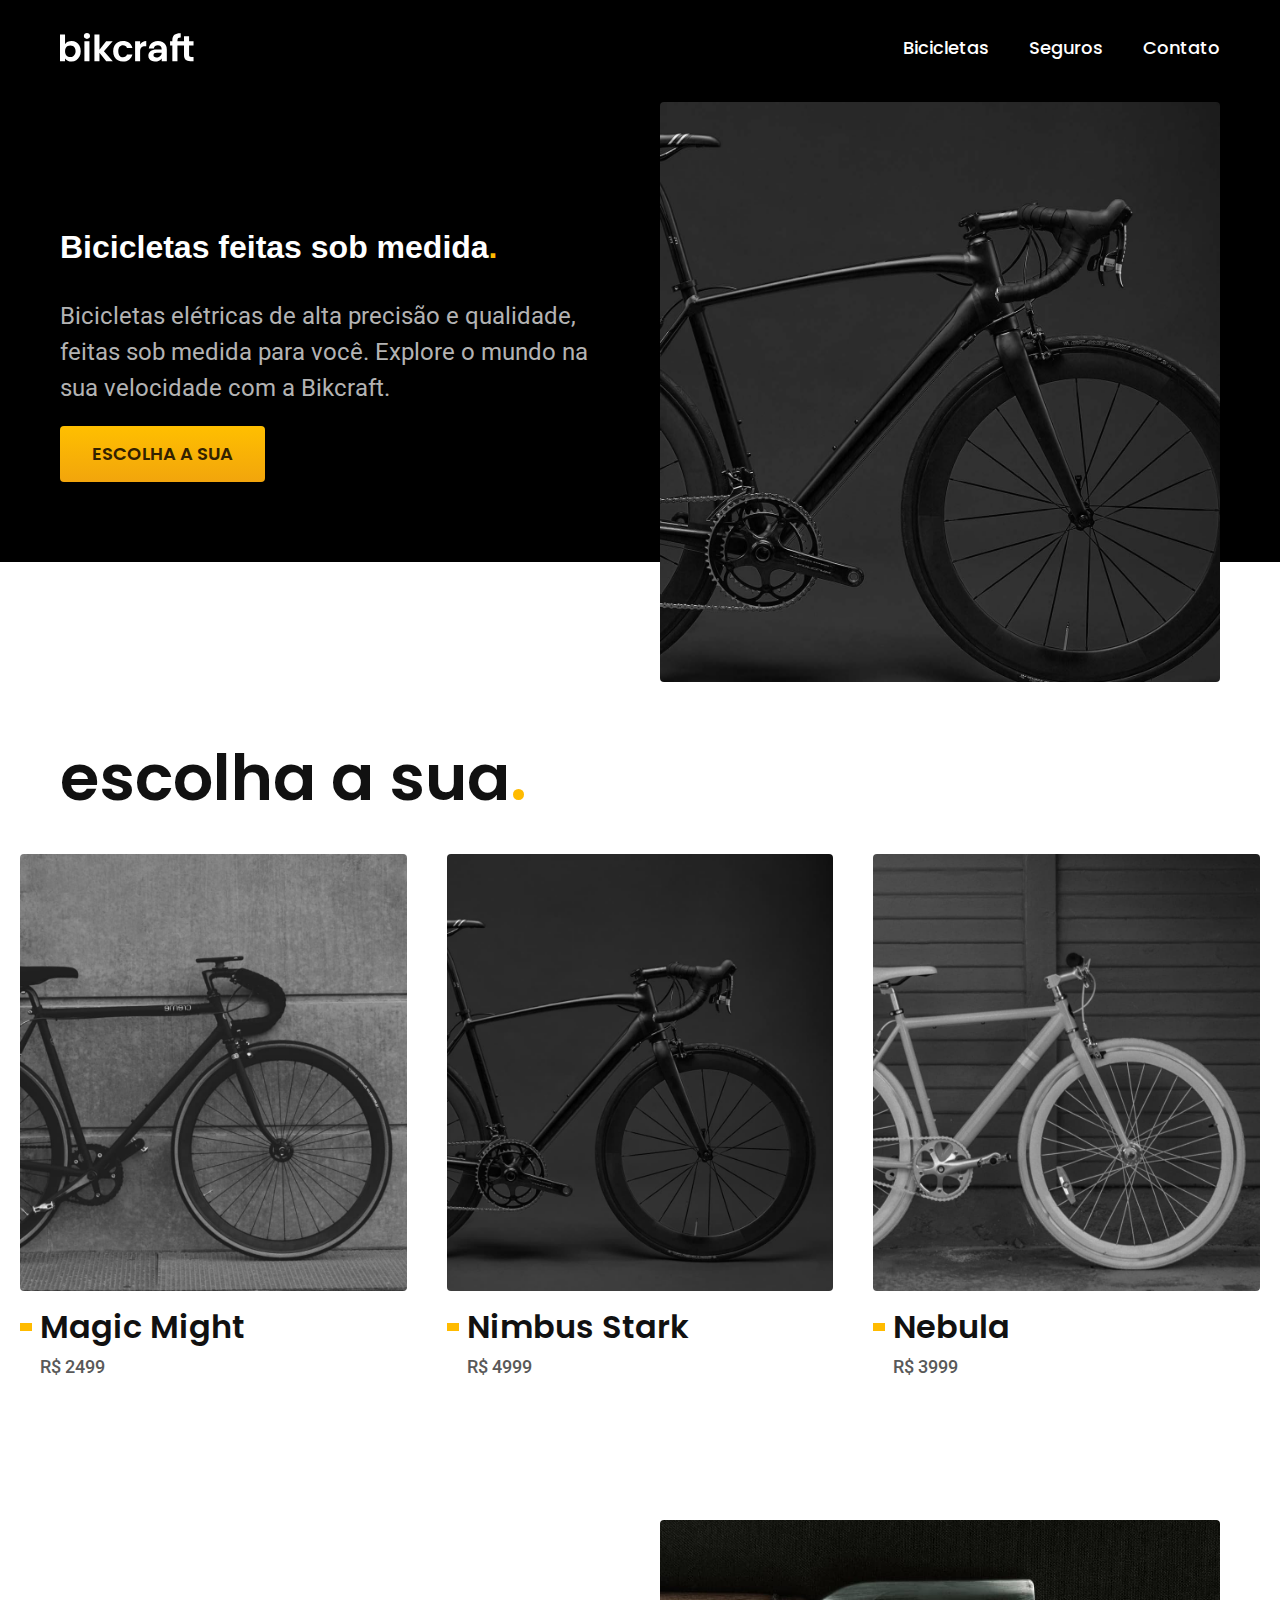
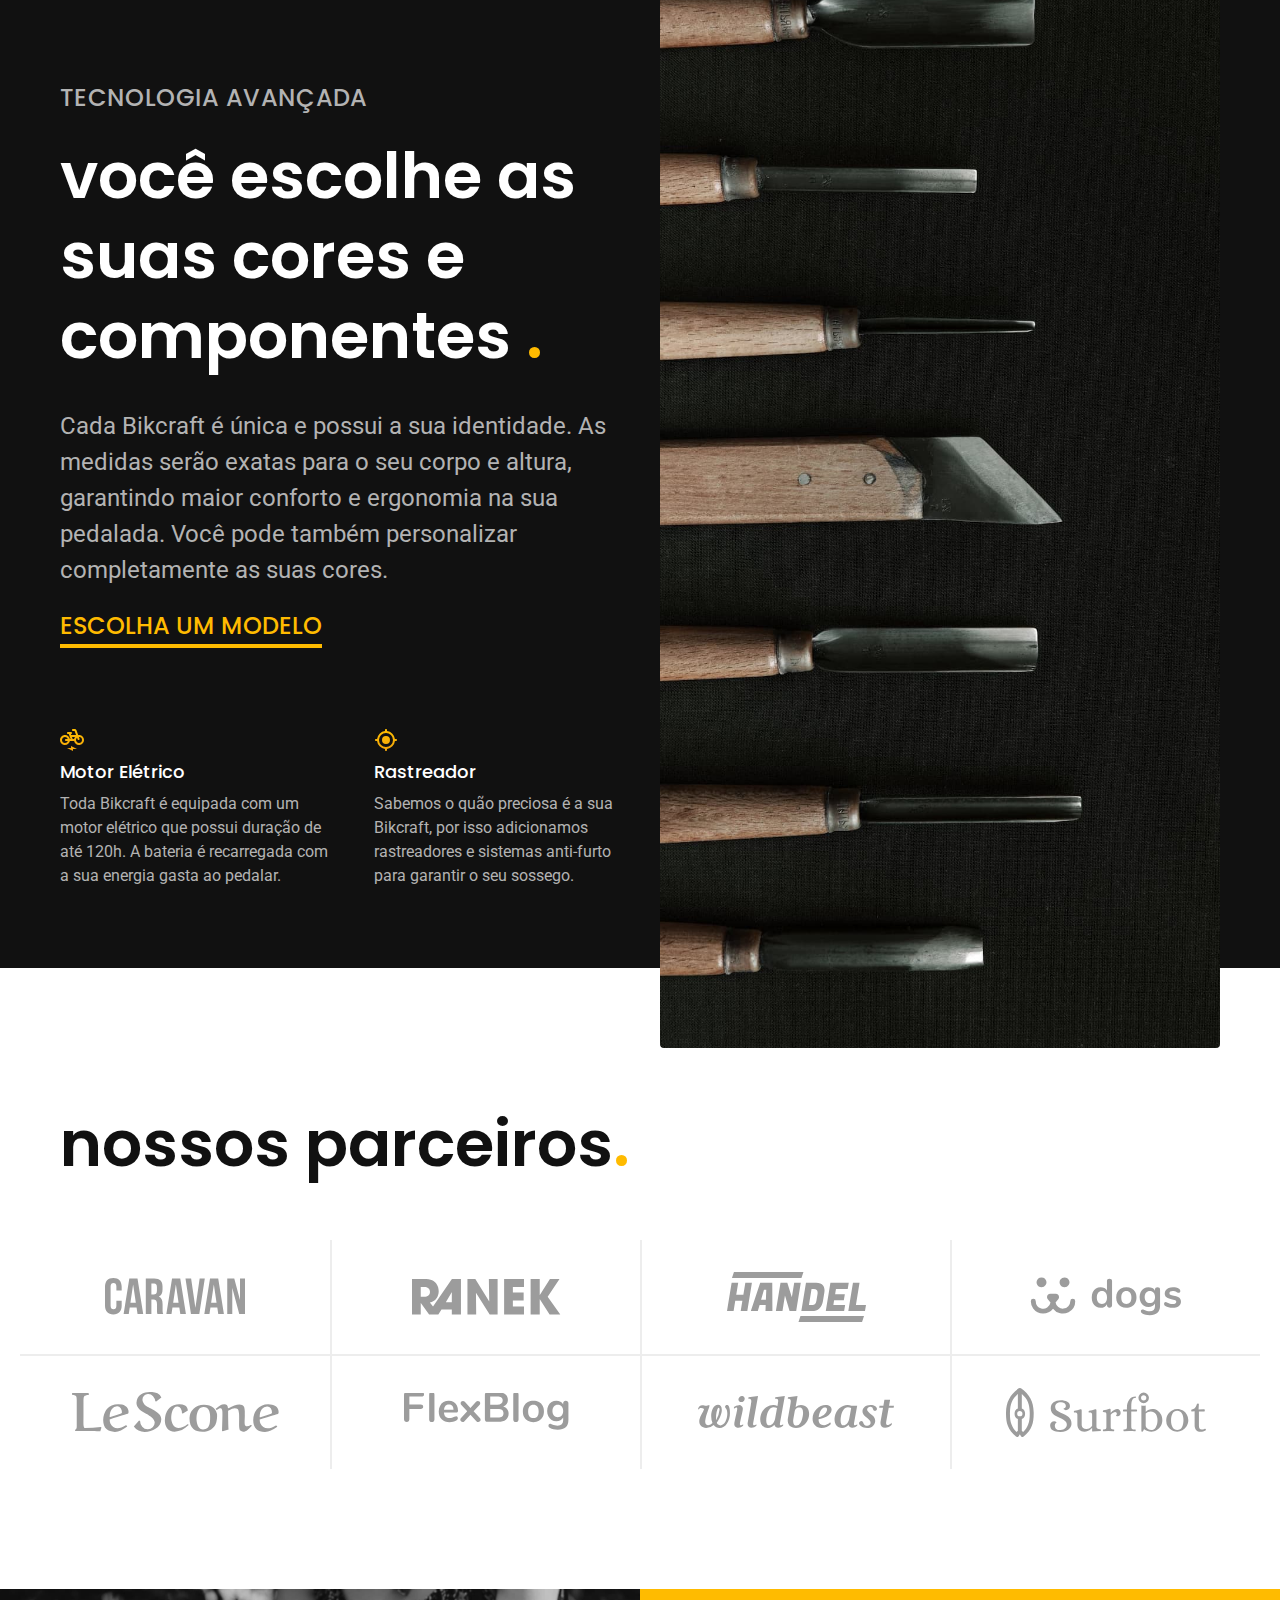
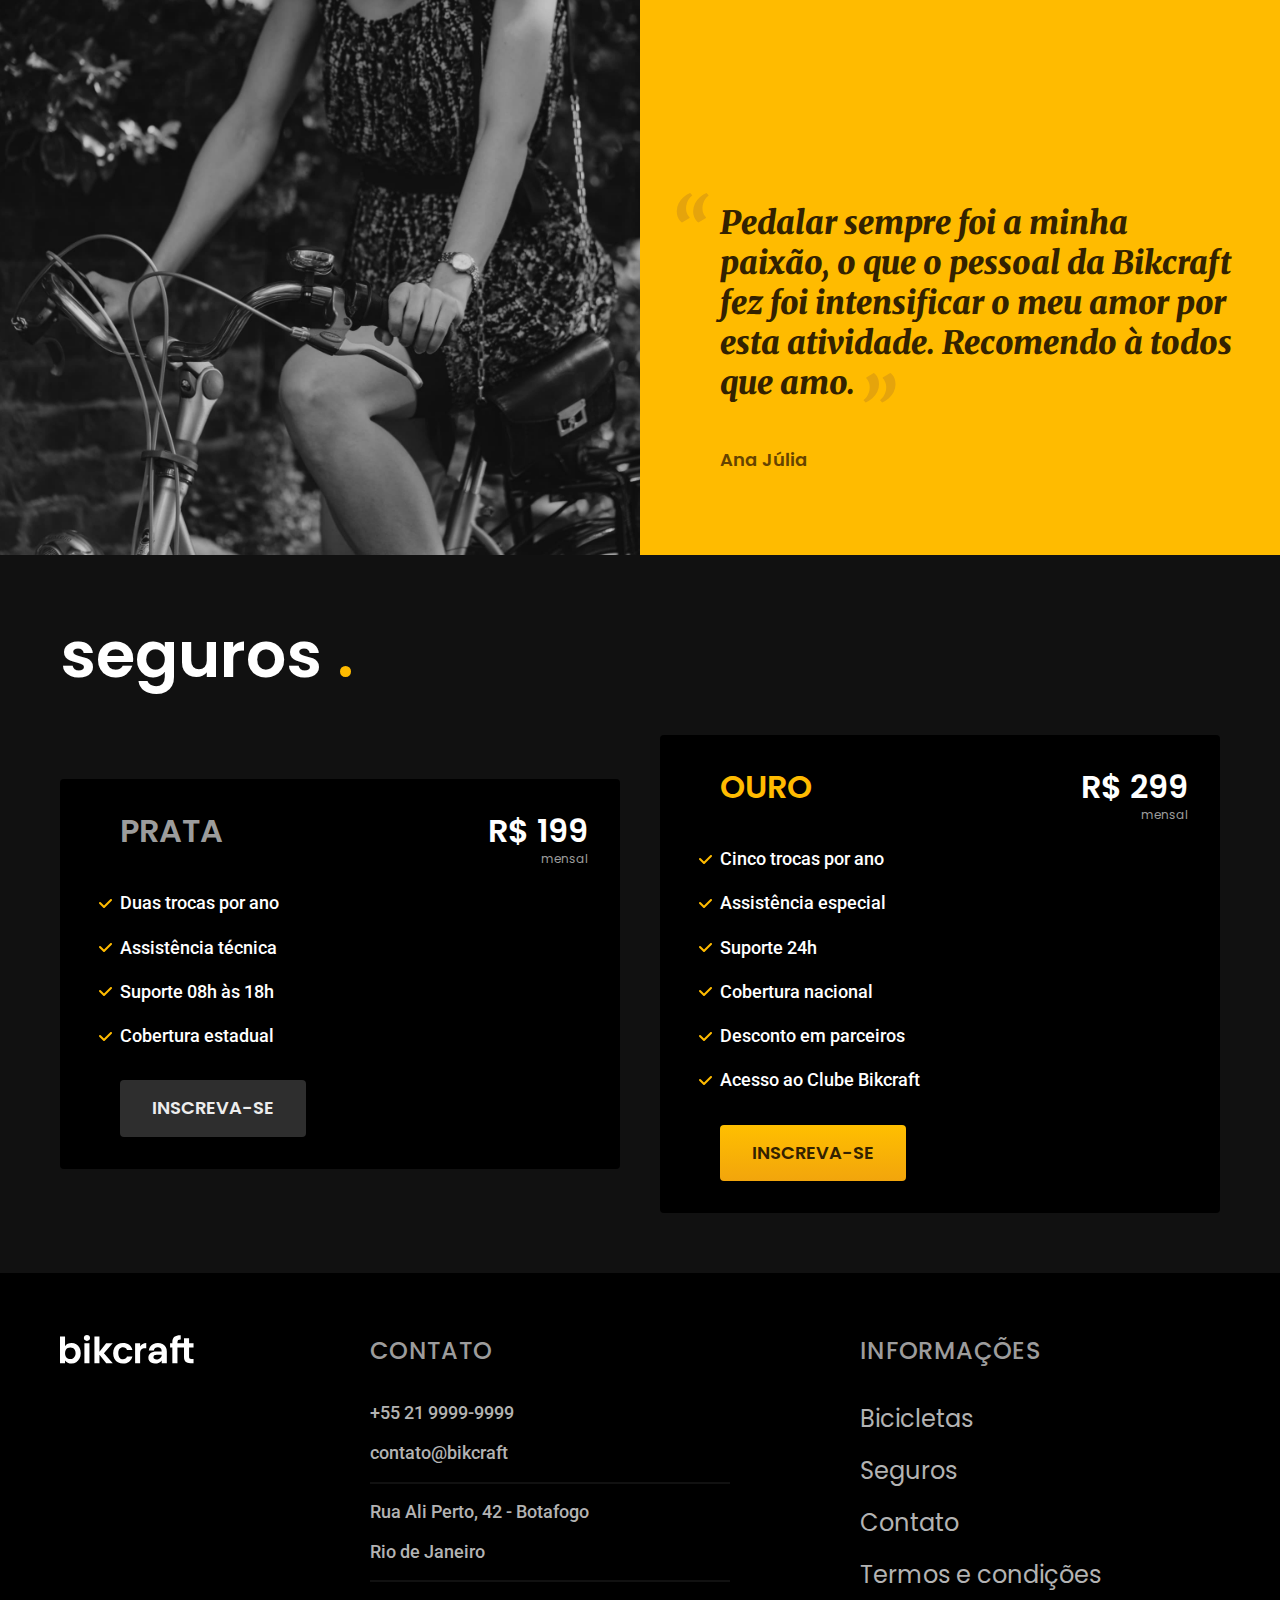
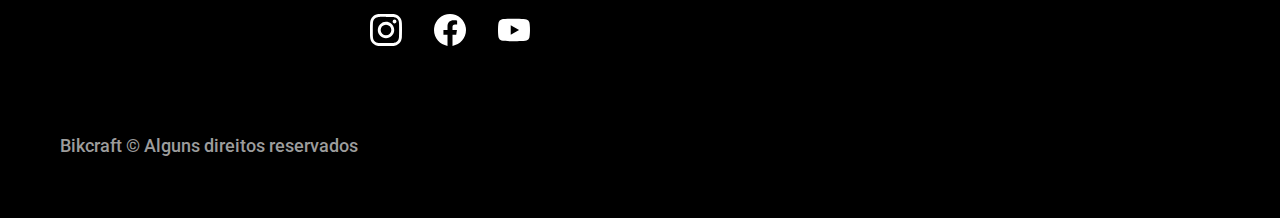
<file: index.html>
<!DOCTYPE html>
<html lang="pt-br">
  <head>
    <meta charset="UTF-8" />
    <meta
      name="description"
      content="Bicicletas elétricas de alta precisão e qualidade, feitaas sob medida para o cliente. Explore o mundo na sua velocidade com a Bikcraft."
    />
    <meta name="viewport" content="width=device-width, initial-scale=1.0" />

    <title>Bikcraft - Bicicletas Elétricas</title>

    <link rel="icon" type="image/png" sizes="16x16"  href="img/favicon-16x16.png">
    <link rel="preload" href="./css/style.min.css" as="style" />

    <link rel="stylesheet" href="./css/style.min.css" />

    <link rel="preconnect" href="https://fonts.googleapis.com" />
    <link rel="preconnect" href="https://fonts.gstatic.com" crossorigin />

    <link
      href="https://fonts.googleapis.com/css2?family=Merriweather:ital,wght@1,900&family=Poppins:wght@400;600&family=Roboto:wght@400;500&display=swap"
      rel="stylesheet"
    />

    <script>
      document.documentElement.classList.add("js");
    </script>
  </head>

  <body>
    <header class="header-bg">
      <div class="header container">
        <a href="./"
          ><img src="./img/bikcraft.svg" width="136" height="32" alt="bikcraft"
        /></a>
        <nav aria-label="primaria">
          <ul class="header-menu font-1-m cor-0">
            <li><a href="./bicicletas.html">Bicicletas</a></li>
            <li><a href="./seguros.html">Seguros</a></li>
            <li><a href="./contato.html">Contato</a></li>
          </ul>
        </nav>
      </div>
    </header>

    <main class="introducao-bg">
      <div class="introducao container">
        <div class="introducao-conteudo">
          <h1 class="fonte-1xxl cor-0 fadeInDown" data-anime="200">
            Bicicletas feitas sob medida<span class="cor-p1">.</span>
          </h1>
          <p class="font-2-l cor-5 fadeInDown" data-anime="400">
            Bicicletas elétricas de alta precisão e qualidade, feitas sob medida
            para você. Explore o mundo na sua velocidade com a Bikcraft.
          </p>
          <a class="botao fadeInDown" data-anime="600" href="./bicicletas.html"
            >Escolha a sua</a
          >
        </div>
        <picture class="fadeInDown" data-anime="800">
          <source
            media="(max-width:800px)"
            srcset="./img/bicicletas/nimbus.jpg"
          />
          <img
            width="1280"
            height="1600"
            src="./img/fotos/introducao.jpg"
            alt="Bicicleta elétrica preta"
          />
        </picture>
      </div>
    </main>

    <article class="bicicletas-lista">
      <h2 class="container font-1xxl">
        escolha a sua<span class="cor-p1">.</span>
      </h2>

      <ul>
        <li>
          <a href="./bicicletas/magic.html">
            <img
              width="920"
              height="1040"
              src="/img/bicicletas/magic-home.jpg"
              alt="bicicleta-preta"
            />
            <h3 class="font-1-xl">Magic Might</h3>
            <span class="font-2-m cor-8">R$ 2499</span>
          </a>
        </li>

        <li>
          <a href="./bicicletas/nimbus.html">
            <img
              width="920"
              height="1040"
              src="/img/bicicletas/nimbus-home.jpg"
              alt="bicicleta-preta"
            />
            <h3 class="font-1-xl">Nimbus Stark</h3>
            <span class="font-2-m cor-8">R$ 4999</span>
          </a>
        </li>

        <li>
          <a href="./bicicletas/nebula.html">
            <img
              width="920"
              height="1040"
              src="/img/bicicletas/nebula-home.jpg"
              alt="bicicleta-preta"
            />
            <h3 class="font-1-xl">Nebula</h3>
            <span class="font-2-m cor-8">R$ 3999</span>
          </a>
        </li>
      </ul>
    </article>

    <article class="tecnologia-bg">
      <div class="tecnologia container">
        <div class="tecnologia-conteudo">
          <span class="font-2-l-b cor-5">Tecnologia Avançada</span>
          <h2 class="font-1-xxl cor-0">
            você escolhe as suas cores e componentes
            <span class="cor-p1">.</span>
          </h2>
          <p class="font-2-l cor-5">
            Cada Bikcraft é única e possui a sua identidade. As medidas serão
            exatas para o seu corpo e altura, garantindo maior conforto e
            ergonomia na sua pedalada. Você pode também personalizar
            completamente as suas cores.
          </p>
          <a class="link" href="./bicicletas.html">Escolha um modelo</a>
          <div class="tecnologia-vantagens">
            <div>
              <img
                width="24"
                height="24"
                src="./img/icones/eletrica.svg"
                alt=""
              />
              <h3 class="font-1-m cor-0">Motor Elétrico</h3>
              <p class="font-2-s cor-5">
                Toda Bikcraft é equipada com um motor elétrico que possui
                duração de até 120h. A bateria é recarregada com a sua energia
                gasta ao pedalar.
              </p>
            </div>

            <div>
              <img
                width="24"
                height="24"
                src="./img/icones/rastreador.svg"
                alt=""
              />
              <h3 class="font-1-m cor-0">Rastreador</h3>
              <p class="font-2-s cor-5">
                Sabemos o quão preciosa é a sua Bikcraft, por isso adicionamos
                rastreadores e sistemas anti-furto para garantir o seu sossego.
              </p>
            </div>
          </div>
        </div>
        <div class="tecnologia-imagem">
          <img
            width="1200"
            height="1920"
            src="./img/fotos/tecnologia.jpg"
            alt=""
          />
        </div>
      </div>
    </article>

    <section class="parceiros" aria-label="Nossos Parceiros">
      <h2 class="container font-1xxl">
        nossos parceiros<span class="cor-p1">.</span>
      </h2>

      <ul>
        <li>
          <img
            src="./img/parceiros/caravan.svg"
            width="140"
            height="38"
            alt="caravan"
          />
        </li>
        <li>
          <img
            src="./img/parceiros/ranek.svg"
            width="149"
            height="36"
            alt="ranek"
          />
        </li>
        <li>
          <img
            src="./img/parceiros/handel.svg"
            width="139"
            height="50"
            alt="handel"
          />
        </li>
        <li>
          <img
            src="./img/parceiros/dogs.svg"
            width="152"
            height="39"
            alt="dogs"
          />
        </li>
        <li>
          <img
            src="./img/parceiros/lescone.svg"
            width="208"
            height="41"
            alt="lescone"
          />
        </li>
        <li>
          <img
            src="./img/parceiros/flexblog.svg"
            width="165"
            height="38"
            alt="flexblog"
          />
        </li>
        <li>
          <img
            src="./img/parceiros/wildbeast.svg"
            width="196"
            height="34"
            alt="wildbeast"
          />
        </li>
        <li>
          <img
            src="./img/parceiros/surfbot.svg"
            width="200"
            height="49"
            alt="surfbot"
          />
        </li>
      </ul>
    </section>

    <section class="depoimento" arial-label="Depoimento">
      <div>
        <img
          src="./img/fotos/depoimento.jpg"
          width="1560"
          height="1360"
          alt="pessoa pedalando"
        />
      </div>
      <div class="depoimento-conteudo">
        <blockquote class="font-1-xl cor-p5">
          <p>
            Pedalar sempre foi a minha paixão, o que o pessoal da Bikcraft fez
            foi intensificar o meu amor por esta atividade. Recomendo à todos
            que amo.
          </p>
          <span class="font-1-m-b cor-p4">Ana Júlia</span>
        </blockquote>
      </div>
    </section>

    <article class="seguros-bg">
      <div class="seguros container">
        <h2 class="font-1-xxl cor-0">
          seguros
          <span class="cor-p1">.</span>
        </h2>
        <div class="seguros-item">
          <h3 class="font-1-xl cor-6">PRATA</h3>
          <span class="font-1-xl cor-0"
            >R$ 199 <span class="font-1-xs cor-6">mensal</span></span
          >
          <ul class="font-2-m cor-0">
            <li>Duas trocas por ano</li>
            <li>Assistência técnica</li>
            <li>Suporte 08h às 18h</li>
            <li>Cobertura estadual</li>
          </ul>
          <a class="botao secundario" href="./orcamento.html">Inscreva-se</a>
        </div>

        <div class="seguros-item">
          <h3 class="font-1-xl cor-p1">OURO</h3>
          <span class="font-1-xl cor-0"
            >R$ 299 <span class="font-1-xs cor-6">mensal</span></span
          >
          <ul class="font-2-m cor-0">
            <li>Cinco trocas por ano</li>
            <li>Assistência especial</li>
            <li>Suporte 24h</li>
            <li>Cobertura nacional</li>
            <li>Desconto em parceiros</li>
            <li>Acesso ao Clube Bikcraft</li>
          </ul>
          <a class="botao" href="./orcamento.html">Inscreva-se</a>
        </div>
      </div>
    </article>

    <footer class="footer-bg">
      <div class="footer container">
        <img src="./img/bikcraft.svg" width="136" height="32" alt="bikcraft" />
        <div class="footer-contato">
          <h3 class="font-2-l-b cor-6">Contato</h3>
          <ul class="font-2-m cor-5">
            <li><a href="tel:+55219999999">+55 21 9999-9999</a></li>
            <li><a href="mailto:contato@bikcraft">contato@bikcraft</a></li>
            <li>Rua Ali Perto, 42 - Botafogo</li>
            <li>Rio de Janeiro</li>
          </ul>

          <div class="footer-redes">
            <a href="./">
              <img
                width="32"
                height="32"
                src="./img/redes/instagram.svg"
                alt="instagram"
              />
            </a>
            <a href="./">
              <img
                width="32"
                height="32"
                src="./img/redes/facebook.svg"
                alt="facebook"
              />
            </a>
            <a href="./">
              <img
                width="32"
                height="32"
                src="./img/redes/youtube.svg"
                alt="youtube"
              />
            </a>
          </div>
        </div>
        <div class="footer-informacoes">
          <h3 class="font-2-l-b cor-6">Informações</h3>
          <nav>
            <ul class="font-1-l cor-5">
              <li><a href="./bicicletas.html">Bicicletas</a></li>
              <li><a href="./seguros.html">Seguros</a></li>
              <li><a href="./contato.html">Contato</a></li>
              <li><a href="./termos.html">Termos e condições</a></li>
            </ul>
          </nav>
        </div>
        <p class="footer-copy font-2-m cor-6">
          Bikcraft © Alguns direitos reservados
        </p>
      </div>
    </footer>

    <script src="./js/plugins/simple-anime.js"></script>
    <script src="./js/script.js"></script>
  </body>
</html>
</file>
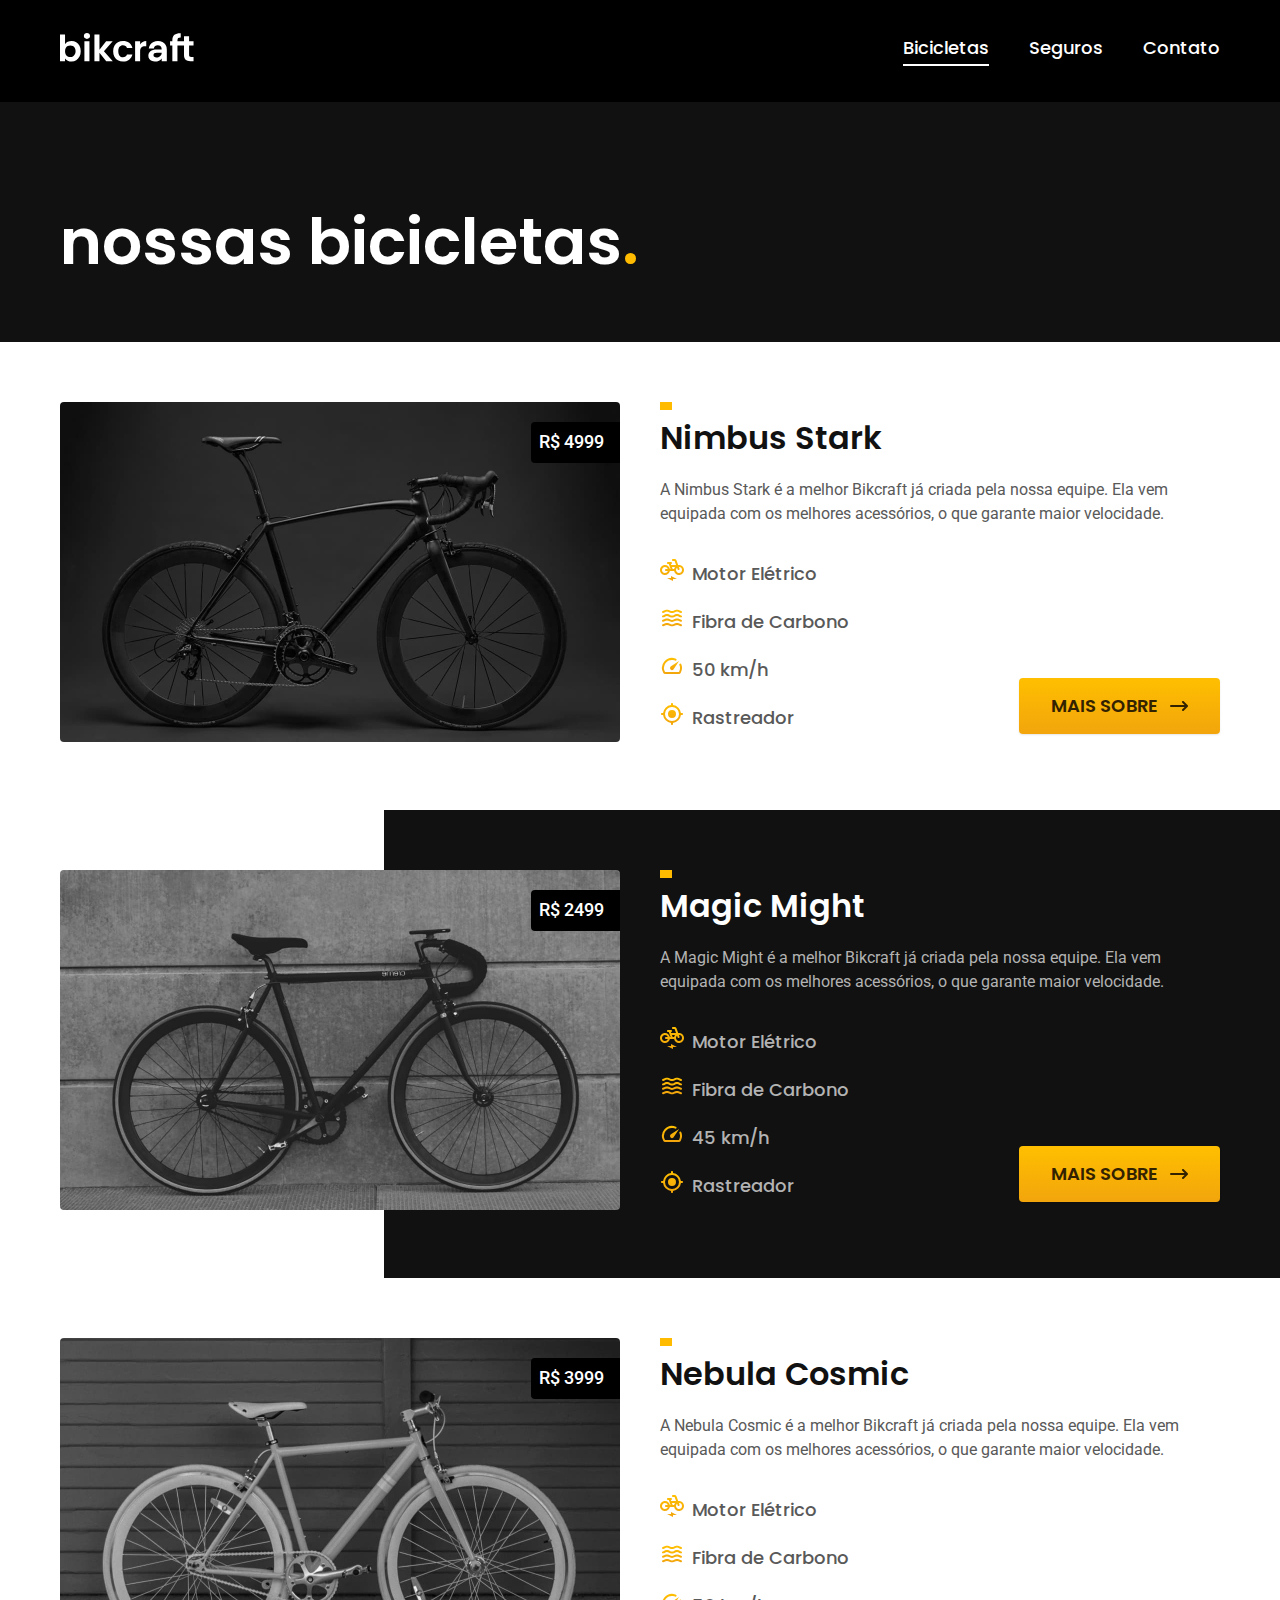
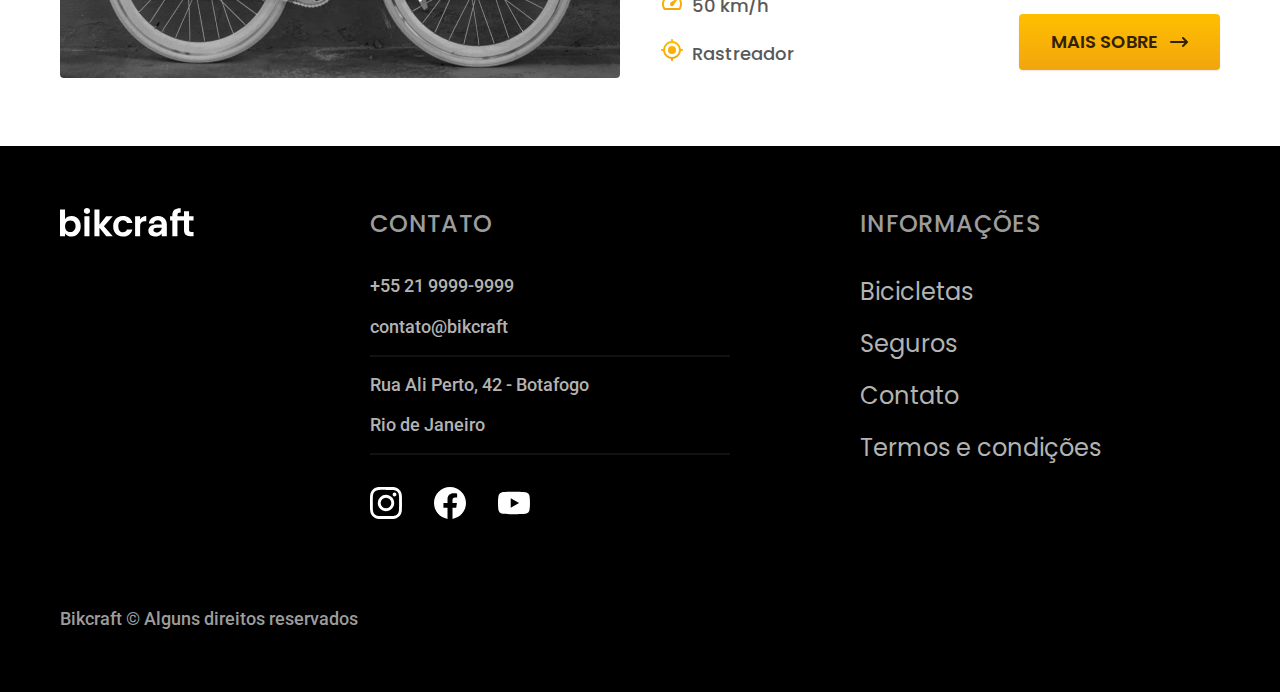
<file: bicicletas.html>
<!DOCTYPE html>
<html lang="pt-br">
  <head>
    <meta charset="UTF-8" />
    <meta name="description" content="Termos e condições." />
    <meta name="viewport" content="width=device-width, initial-scale=1.0" />
    <title>Bicicletas | Bikcraft</title>
        <link rel="icon" href="./favicon.svg" type="image/svg+xml" />
    <link rel="preload" href="./css/style.min.css" as="style" />

    <link rel="stylesheet" href="./css/style.min.css" />

    <link rel="preconnect" href="https://fonts.googleapis.com" />
    <link rel="preconnect" href="https://fonts.gstatic.com" crossorigin />
    <link
      href="https://fonts.googleapis.com/css2?family=Merriweather:ital,wght@1,900&family=Poppins:wght@400;600&family=Roboto:wght@400;500&display=swap"
      rel="stylesheet"
    />
  <script>
      document.documentElement.classList.add("js");
    </script>
  </head>

  <body id="bicicletas">
    <header class="header-bg">
      <div class="header container">
        <a href="./"><img src="./img/bikcraft.svg" alt="bikcraft" /></a>
        <nav aria-label="primaria">
          <ul class="header-menu font-1-m cor-0">
            <li><a href="./bicicletas.html">Bicicletas</a></li>
            <li><a href="./seguros.html">Seguros</a></li>
            <li><a href="./contato.html">Contato</a></li>
          </ul>
        </nav>
      </div>
    </header>

    <main>
      <div class="titulo-bg">
        <div class="titulo container">
          <p class="font-2-l-b">Escolha a melhor para você</p>
          <h1 class="font-1-xxl cor-0">
            nossas bicicletas<span class="cor-p1">.</span>
          </h1>
        </div>
      </div>

      <div class="bicicletas container">
        <div class="bicicletas-imagem">
          <img src="./img/bicicletas/nimbus.jpg" alt="Bicicleta preta" />
          <span class="font-2-m cor-0">R$ 4999</span>
        </div>
     
      <div class="bicicletas-conteudo">
        <h2 class="font-1-xl">Nimbus Stark</h2>
        <p class="font-2-s cor-8">
          A Nimbus Stark é a melhor Bikcraft já criada pela nossa equipe. Ela
          vem equipada com os melhores acessórios, o que garante maior
          velocidade.
        </p>
        <ul class="font-1-m cor-8">
          <li><img src="./img/icones/eletrica.svg" alt="" /> Motor Elétrico</li>
          <li>
            <img src="./img/icones/carbono.svg" alt="" /> Fibra de Carbono
          </li>
          <li><img src="./img/icones/velocidade.svg" alt="" /> 50 km/h</li>
          <li><img src="./img/icones/rastreador.svg" alt="" />Rastreador</li>
        </ul>
        <a class="botao seta" href="./bicicletas/nimbus.html">Mais Sobre</a>
    </div>
  </div>

      <div class="bicicletas-bg">
        <div class="bicicletas container">
          <div class="bicicletas-imagem">
            <img src="./img/bicicletas/magic.jpg" alt="Bicicleta preta" />
            <span class="font-2-m cor-0">R$ 2499</span>
          </div>
       
        <div class="bicicletas-conteudo">
          <h2 class="font-1-xl cor-0">Magic Might</h2>
          <p class="font-2-s cor-5">
            A Magic Might é a melhor Bikcraft já criada pela nossa equipe. Ela
            vem equipada com os melhores acessórios, o que garante maior
            velocidade.
          </p>
          <ul class="font-1-m cor-5">
            <li>
              <img src="./img/icones/eletrica.svg" alt="" /> Motor Elétrico
            </li>
            <li>
              <img src="./img/icones/carbono.svg" alt="" /> Fibra de Carbono
            </li>
            <li><img src="./img/icones/velocidade.svg" alt="" /> 45 km/h</li>
            <li><img src="./img/icones/rastreador.svg" alt="" />Rastreador</li>
          </ul>
          <a class="botao seta" href="./bicicletas/magic.html">Mais Sobre</a>
        </div>
      </div>
       </div>

      <div class="bicicletas container">
        <div class="bicicletas-imagem">
          <img src="./img/bicicletas/nebula.jpg" alt="Bicicleta preta" />
          <span class="font-2-m cor-0">R$ 3999</span>
        </div>
      
      <div class="bicicletas-conteudo">
        <h2 class="font-1-xl">Nebula Cosmic</h2>
        <p class="font-2-s cor-8">
          A Nebula Cosmic é a melhor Bikcraft já criada pela nossa equipe. Ela
          vem equipada com os melhores acessórios, o que garante maior
          velocidade.
        </p>
        <ul class="font-1-m cor-8">
          <li><img src="./img/icones/eletrica.svg" alt="" /> Motor Elétrico</li>
          <li>
            <img src="./img/icones/carbono.svg" alt="" /> Fibra de Carbono
          </li>
          <li><img src="./img/icones/velocidade.svg" alt="" /> 50 km/h</li>
          <li><img src="./img/icones/rastreador.svg" alt="" />Rastreador</li>
        </ul>

        <a class="botao seta" href="./bicicletas/nebula.html">Mais Sobre</a>
      </div>
     
    </main>

    <footer class="footer-bg">
      <div class="footer container">
        <img src="./img/bikcraft.svg" alt="bikcraft" />
        <div class="footer-contato">
          <h3 class="font-2-l-b cor-6">Contato</h3>
          <ul class="font-2-m cor-5">
            <li><a href="tel:+55219999999">+55 21 9999-9999</a></li>
            <li><a href="mailto:contato@bikcraft">contato@bikcraft</a></li>
            <li>Rua Ali Perto, 42 - Botafogo</li>
            <li>Rio de Janeiro</li>
          </ul>

          <div class="footer-redes">
            <a href="./">
              <img src="./img/redes/instagram.svg" alt="instagram" />
            </a>
            <a href="./">
              <img src="./img/redes/facebook.svg" alt="facebook" />
            </a>
            <a href="./">
              <img src="./img/redes/youtube.svg" alt="youtube" />
            </a>
          </div>
        </div>
        <div class="footer-informacoes">
          <h3 class="font-2-l-b cor-6">Informações</h3>
          <nav>
            <ul class="font-1-l cor-5">
              <li><a href="./bicicletas.html">Bicicletas</a></li>
              <li><a href="./seguros.html">Seguros</a></li>
              <li><a href="./contato.html">Contato</a></li>
              <li><a href="./termos.html">Termos e condições</a></li>
            </ul>
          </nav>
        </div>
        <p class="footer-copy font-2-m cor-6">
          Bikcraft © Alguns direitos reservados
        </p>
      </div>
    </footer>
  <script src="./js/script.js"></script>
  </body>
</html>
</file>
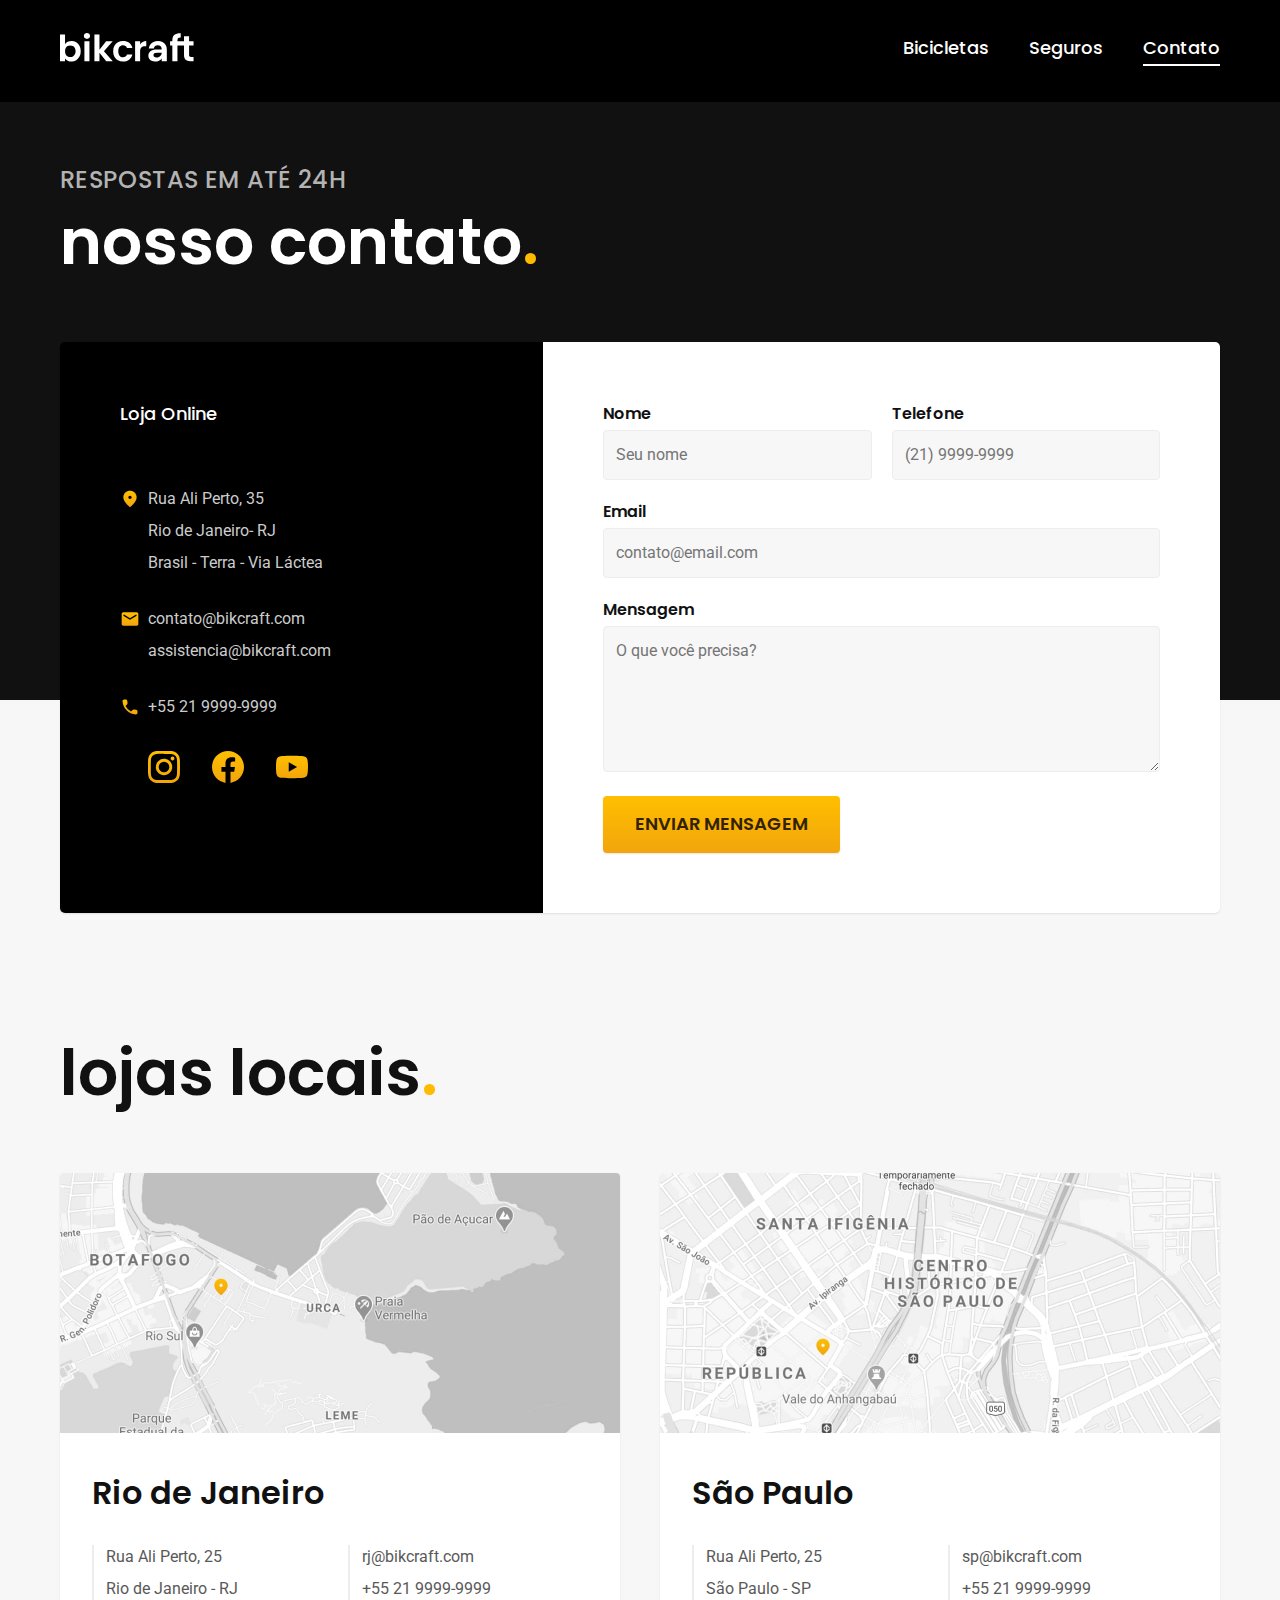
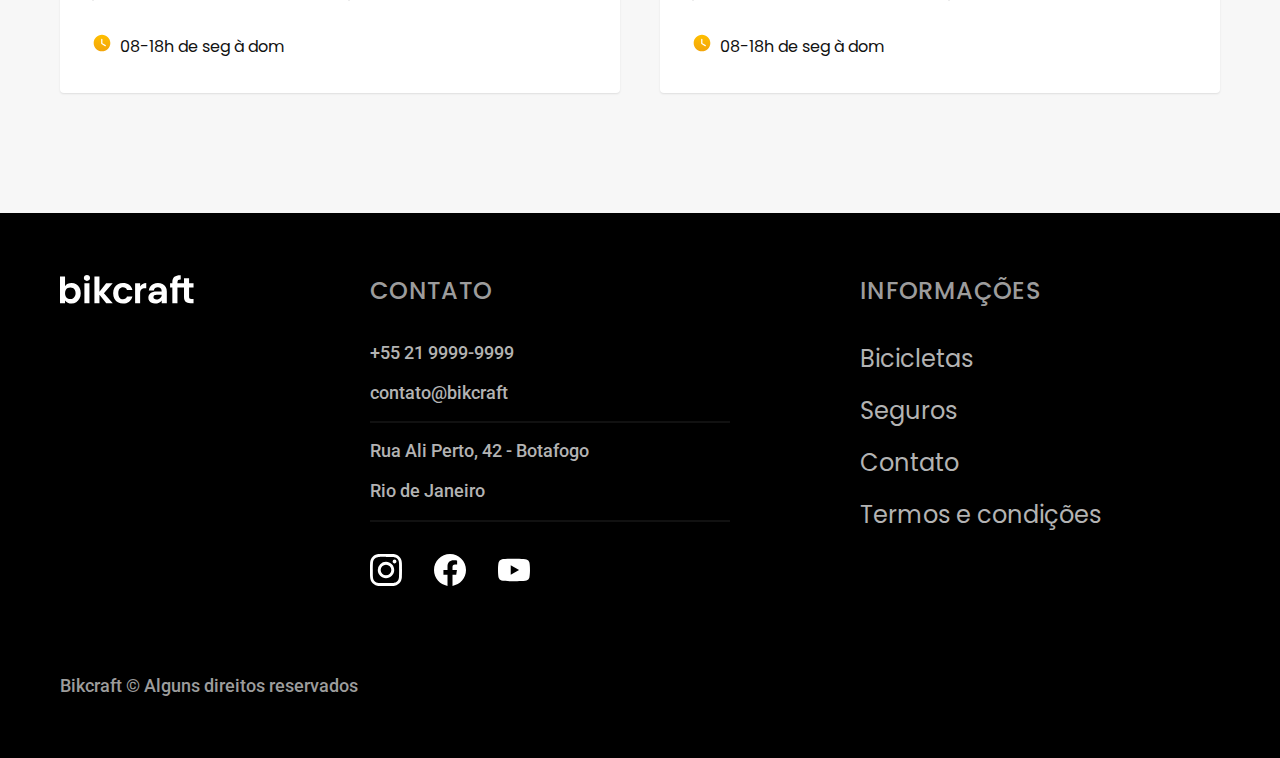
<file: contato.html>
<!DOCTYPE html>
<html lang="pt-br">
  <head>
    <meta charset="UTF-8" />
    <meta name="description" content="Termos e condições." />
    <meta name="viewport" content="width=device-width, initial-scale=1.0" />
    <title>Contato | Bikcraft</title>
    <link rel="icon" href="./favicon.svg" type="image/svg+xml" />
    <link rel="preload" href="./css/style.min.css" as="style" />

    <link rel="stylesheet" href="./css/style.min.css" />

    <link rel="preconnect" href="https://fonts.googleapis.com" />
    <link rel="preconnect" href="https://fonts.gstatic.com" crossorigin />
    <link
      href="https://fonts.googleapis.com/css2?family=Merriweather:ital,wght@1,900&family=Poppins:wght@400;600&family=Roboto:wght@400;500&display=swap"
      rel="stylesheet"
    />
    <script>
      document.documentElement.classList.add("js");
    </script>
  </head>

  <body id="contato">
    <header class="header-bg">
      <div class="header container">
        <a href="./"><img src="./img/bikcraft.svg" alt="bikcraft" /></a>
        <nav aria-label="primaria">
          <ul class="header-menu font-1-m cor-0">
            <li><a href="./bicicletas.html">Bicicletas</a></li>
            <li><a href="./seguros.html">Seguros</a></li>
            <li><a href="./contato.html">Contato</a></li>
          </ul>
        </nav>
      </div>
    </header>

    <main>
      <div class="titulo-bg">
        <div class="titulo container">
          <p class="font-2-l-b cor-5">Respostas em até 24h</p>
          <h1 class="font-1-xxl cor-0">
            nosso contato<span class="cor-p1">.</span>
          </h1>
        </div>
      </div>

      <div class="contato container">
        <section class="contato-dados" aria-label="Endereço">
          <h2 class="font-1-m cor-0">Loja Online</h2>
          <div class="contato-endereco font-2-s cor-4">
            <p>Rua Ali Perto, 35</p>
            <p>Rio de Janeiro- RJ</p>
            <p>Brasil - Terra - Via Láctea</p>
          </div>

          <address class="contato-meios font-2-s cor-4">
            <a href="mailto:contato@bikcraft.com">contato@bikcraft.com</a>
            <a href="mailto:assistencia@bikcraft.com"
              >assistencia@bikcraft.com</a
            >
            <a href="tel:+55219999999">+55 21 9999-9999</a>
          </address>

          <div class="contato-redes">
            <a href="./">
              <img src="./img/redes/instagram-p.svg" alt="instagram" />
            </a>
            <a href="./">
              <img src="./img/redes/facebook-p.svg" alt="facebook" />
            </a>
            <a href="./">
              <img src="./img/redes/youtube-p.svg" alt="youtube" />
            </a>
          </div>
        </section>

        <section class="contato-formulario" aria-label="Formulário">
          <form class="form" action="./contato.html">
            <div>
              <label for="nome">Nome</label>
              <input type="text" id="nome" name="nome" placeholder="Seu nome" />
            </div>

            <div>
              <label for="telefone">Telefone</label>
              <input
                type="text"
                id="telefone"
                name="telefone"
                placeholder="(21) 9999-9999"
              />
            </div>

            <div class="col-2">
              <label for="email">Email</label>
              <input
                type="email"
                id="email"
                name="email"
                placeholder="contato@email.com"
              />
            </div>

            <div class="col-2">
              <label for="mensagem">Mensagem</label>
              <textarea
                rows="5"
                id="mensagem"
                name="mensagem"
                placeholder="O que você precisa?"
              ></textarea>
            </div>

            <button class="botao col-2">Enviar Mensagem</button>
          </form>
        </section>
      </div>
    </main>

    <article class="lojas container">
      <h2 class="font-1-xxl">lojas locais<span class="cor-p1">.</span></h2>
      <div class="lojas-item">
        <img src="./img/lojas/rj.jpg" alt="maparj" />
        <div class="lojas-conteudo">
          <h3 class="font-1-xl">Rio de Janeiro</h3>
          <div class="lojas-dados font-2-s cor-8">
            <p>Rua Ali Perto, 25</p>
            <p>Rio de Janeiro - RJ</p>
          </div>
          <div class="lojas-dados font-2-s cor-8">
            <a href="mailto:rj@bikcraft.com">rj@bikcraft.com</a>
            <a href="tel:+55219999999">+55 21 9999-9999</a>
          </div>
          <p class="lojas-tempo font-1-s">
            <img src="./img/icones/horario.svg" alt="" /> 08-18h de seg à dom
          </p>
        </div>
      </div>

      <div class="lojas-item">
        <img src="./img/lojas/sp.jpg" alt="mapasp" />
        <div class="lojas-conteudo">
          <h3 class="font-1-xl">São Paulo</h3>
          <div class="lojas-dados font-2-s cor-8">
            <p>Rua Ali Perto, 25</p>
            <p>São Paulo - SP</p>
          </div>
          <div class="lojas-dados font-2-s cor-8">
            <a href="mailto:sp@bikcraft.com">sp@bikcraft.com</a>
            <a href="tel:+55119999999">+55 21 9999-9999</a>
          </div>
          <p class="lojas-tempo font-1-s">
            <img src="./img/icones/horario.svg" alt="" /> 08-18h de seg à dom
          </p>
        </div>
      </div>
    </article>

    <footer class="footer-bg">
      <div class="footer container">
        <img src="./img/bikcraft.svg" alt="bikcraft" />
        <div class="footer-contato">
          <h3 class="font-2-l-b cor-6">Contato</h3>
          <ul class="font-2-m cor-5">
            <li><a href="tel:+55219999999">+55 21 9999-9999</a></li>
            <li><a href="mailto:contato@bikcraft">contato@bikcraft</a></li>
            <li>Rua Ali Perto, 42 - Botafogo</li>
            <li>Rio de Janeiro</li>
          </ul>

          <div class="footer-redes">
            <a href="./">
              <img src="./img/redes/instagram.svg" alt="instagram" />
            </a>
            <a href="./">
              <img src="./img/redes/facebook.svg" alt="facebook" />
            </a>
            <a href="./">
              <img src="./img/redes/youtube.svg" alt="youtube" />
            </a>
          </div>
        </div>
        <div class="footer-informacoes">
          <h3 class="font-2-l-b cor-6">Informações</h3>
          <nav>
            <ul class="font-1-l cor-5">
              <li><a href="./bicicletas.html">Bicicletas</a></li>
              <li><a href="./seguros.html">Seguros</a></li>
              <li><a href="./contato.html">Contato</a></li>
              <li><a href="./termos.html">Termos e condições</a></li>
            </ul>
          </nav>
        </div>
        <p class="footer-copy font-2-m cor-6">
          Bikcraft © Alguns direitos reservados
        </p>
      </div>
    </footer>
    <script src="./js/script.js"></script>
  </body>
</html>
</file>
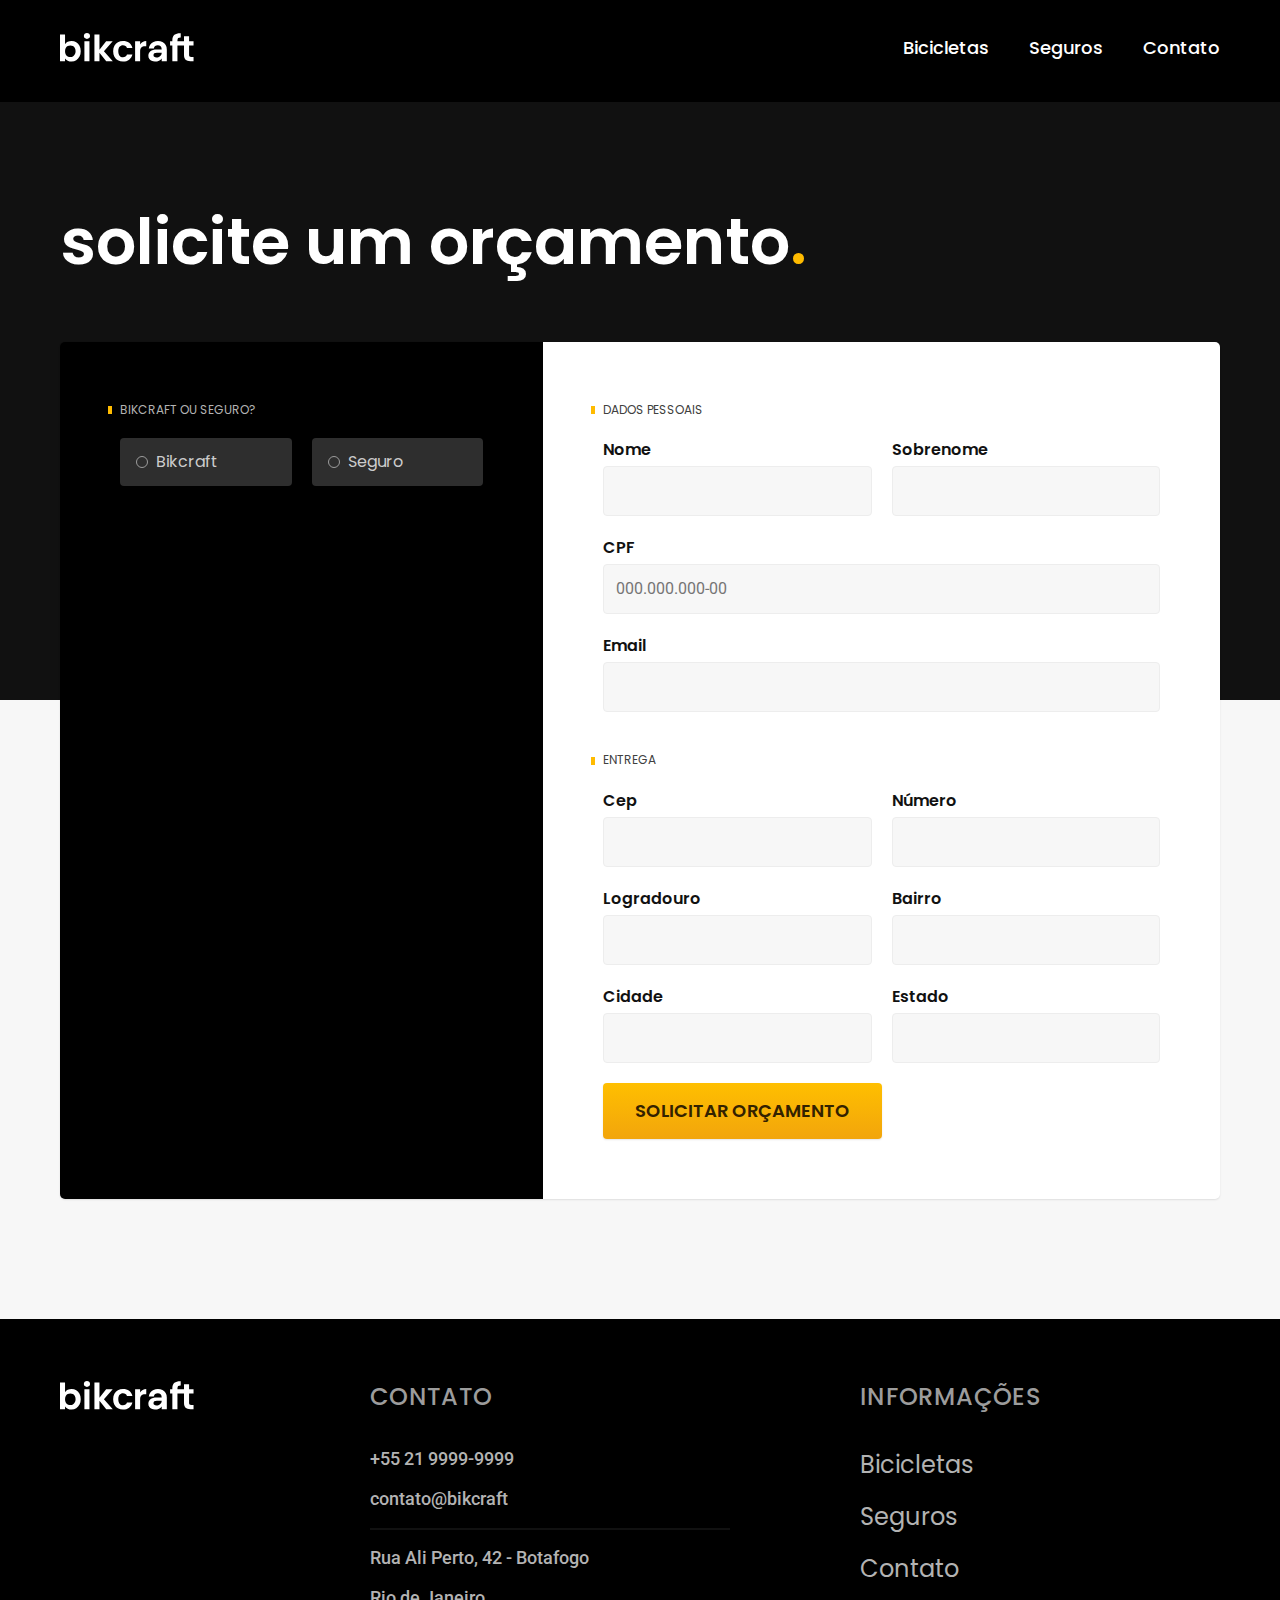
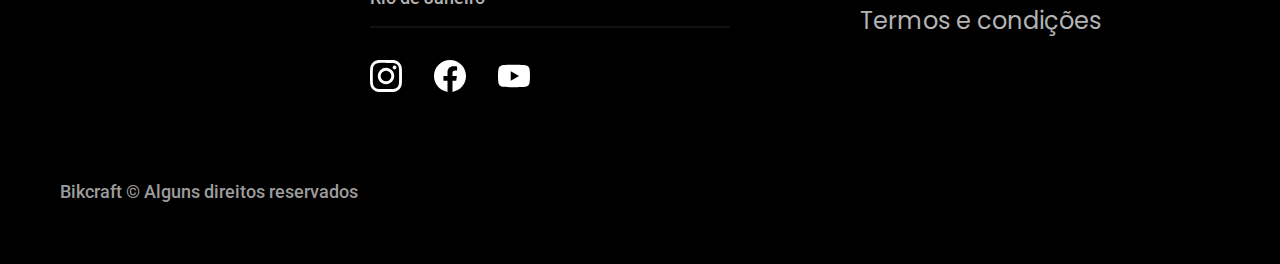
<file: orcamento.html>
<!DOCTYPE html>
<html lang="pt-br">

<head>
  <meta charset="UTF-8" />
  <meta name="description" content="Termos e condições." />
  <meta name="viewport" content="width=device-width, initial-scale=1.0" />
  <title>Orçamento | Bikcraft</title>
      <link rel="icon" href="./favicon.svg" type="image/svg+xml" />
    <link rel="preload" href="./css/style.min.css" as="style" />

    <link rel="stylesheet" href="./css/style.min.css" />

  <link rel="preconnect" href="https://fonts.googleapis.com" />
  <link rel="preconnect" href="https://fonts.gstatic.com" crossorigin />
  <link href="https://fonts.googleapis.com/css2?family=Merriweather:ital,wght@1,900&family=Poppins:wght@400;600&family=Roboto:wght@400;500&display=swap" rel="stylesheet" />
<script>
      document.documentElement.classList.add("js");
    </script>
  </head>

<body id="orcamento">
  <header class="header-bg">
    <div class="header container">
      <a href="./"><img src="./img/bikcraft.svg" alt="bikcraft" /></a>
      <nav aria-label="primaria">
        <ul class="header-menu font-1-m cor-0">
          <li><a href="./bicicletas.html">Bicicletas</a></li>
          <li><a href="./seguros.html">Seguros</a></li>
          <li><a href="./contato.html">Contato</a></li>
        </ul>
      </nav>
    </div>
  </header>

  <main>
    <div class="titulo-bg">
      <div class="titulo container">
        <p class="font-2-l-b">Cotações no seu email</p>
        <h1 class="font-1-xxl cor-0">
          solicite um orçamento<span class="cor-p1">.</span>
        </h1>
      </div>
    </div>
  </main>

  <form class="orcamento container" action="./">
    <div class="orcamento-produto">
      <h2 class="font-1-xs cor-5">Bikcraft ou Seguro?</h2>

      <input type="radio" name="tipo" value="bikcraft" id="bikcraft" />
      <label for="bikcraft">Bikcraft</label>

      <input type="radio" name="tipo" value="seguro" id="seguro" />
      <label for="seguro">Seguro</label>

      <div class="orcamento-conteudo" id="orcamento-bikcraft">
        <h2 class="font-1-xs cor-5">Escolha a sua </h2>

        <input type="radio" name="nimbus" value="nimbus" id="nimbus" />
        <label for="nimbus">Nimbus Stark <span>R$4999</span></label>
        <div class="orcamento-detalhes">
          <ul class="font-1-xs cor-8">
            <li><img src="./img/icones/eletrica.svg" alt="">Motor Elétrico</li>
            <li><img src="./img/icones/carbono.svg" alt="">Fibra de Carbono</li>
            <li><img src="./img/icones/velocidade.svg" alt="">50 km/h</li>
            <li><img src="./img/icones/rastreador.svg" alt="">Rastreador</li>
          </ul>
          <img src="./img/bicicletas/nimbus.jpg" alt="bicicleta  preta">
        </div>

        <input type="radio" name="produto" value="magic" id="magic" />
        <label for="magic">Magic Might <span>R$2499</span></label>
        <div class="orcamento-detalhes">
          <ul class="font-1-xs cor-8">
            <li><img src="./img/icones/eletrica.svg" alt="">Motor Elétrico</li>
            <li><img src="./img/icones/carbono.svg" alt="">Fibra de Carbono</li>
            <li><img src="./img/icones/velocidade.svg" alt="">45 km/h</li>
            <li><img src="./img/icones/rastreador.svg" alt="">Rastreador</li>
          </ul>
          <img src="./img/bicicletas/magic.jpg" alt="bicicleta  preta">
        </div>

        <input type="radio" name="nebula" value="nebula" id="nebula" />
        <label for="nebula">Nebula Cosmic <span>R$3999</span></label>
        <div class="orcamento-detalhes">
          <ul class="font-1-xs cor-8">
            <li><img src="./img/icones/eletrica.svg" alt="">Motor Elétrico</li>
            <li><img src="./img/icones/carbono.svg" alt="">Fibra de Carbono</li>
            <li><img src="./img/icones/velocidade.svg" alt="">40 km/h</li>
            <li><img src="./img/icones/rastreador.svg" alt="">Rastreador</li>
          </ul>
          <img src="./img/bicicletas/nebula.jpg" alt="bicicleta  preta">
        </div>

      </div>

      <div class="orcamento-conteudo" id="orcamento-seguro">
        <h2 class="font-1-xs cor-5">Escolha o plano</h2>


        <input type="radio" name="produto" value="prata" id="prata" />
        <label for="prata">Prata <span>R$199</span></label>

        <input type="radio" name="produto" value="ouro" id="ouro" />
        <label for="ouro">Ouro <span>R$299</span></label>

      </div>
    </div>

    <div class="orcamento-dados form">
      <h2 class="font-1-xs cor-9 col-2">dados pessoais</h2>
      <div>
        <label for="nome">Nome</label>
        <input type="text" id="nome" name="nome" />
      </div>

      <div>
        <label for="sobrenome">Sobrenome</label>
        <input type="text" id="sobrenome" name="sobrenome" />
      </div>

      <div class="col-2">
        <label for="cpf">CPF</label>
        <input type="text" id="cpf" name="cpf" placeholder="000.000.000-00" />
      </div>

      <div class="col-2">
        <label for="email">Email</label>
        <input type="text" id="email" name="email" />
      </div>

      <h2 class="font-1-xs cor-9 col-2">entrega</h2>
      <div>
        <label for="cep">Cep</label>
        <input type="text" id="cep" name="cep" />
      </div>

      <div>
        <label for="numero">Número</label>
        <input type="text" id="numero" name="numero" />
      </div>

      <div>
        <label for="logradouro">Logradouro</label>
        <input type="text" id="logradouro" name="logradouro" />
      </div>

      <div>
        <label for="bairro">Bairro</label>
        <input type="text" id="bairro" name="bairro" />
      </div>

      <div>
        <label for="cidade">Cidade</label>
        <input type="text" id="cidade" name="cidade" />
      </div>

      <div>
        <label for="estado">Estado</label>
        <input type="text" id="estado" name="estado" />
      </div>

      <button class="botao col-2">Solicitar Orçamento</button>

    </div>
    </div>
  </form>



  <footer class="footer-bg">
    <div class="footer container">
      <img src="./img/bikcraft.svg" alt="bikcraft" />
      <div class="footer-contato">
        <h3 class="font-2-l-b cor-6">Contato</h3>
        <ul class="font-2-m cor-5">
          <li><a href="tel:+55219999999">+55 21 9999-9999</a></li>
          <li><a href="mailto:contato@bikcraft">contato@bikcraft</a></li>
          <li>Rua Ali Perto, 42 - Botafogo</li>
          <li>Rio de Janeiro</li>
        </ul>

        <div class="footer-redes">
          <a href="./">
            <img src="./img/redes/instagram.svg" alt="instagram" />
          </a>
          <a href="./">
            <img src="./img/redes/facebook.svg" alt="facebook" />
          </a>
          <a href="./">
            <img src="./img/redes/youtube.svg" alt="youtube" />
          </a>
        </div>
      </div>
      <div class="footer-informacoes">
        <h3 class="font-2-l-b cor-6">Informações</h3>
        <nav>
          <ul class="font-1-l cor-5">
            <li><a href="./bicicletas.html">Bicicletas</a></li>
            <li><a href="./seguros.html">Seguros</a></li>
            <li><a href="./contato.html">Contato</a></li>
            <li><a href="./termos.html">Termos e condições</a></li>
          </ul>
        </nav>
      </div>
      <p class="footer-copy font-2-m cor-6">
        Bikcraft © Alguns direitos reservados
      </p>
    </div>
  </footer>
<script src="./js/script.js"></script>
  </body>

</html>
</file>
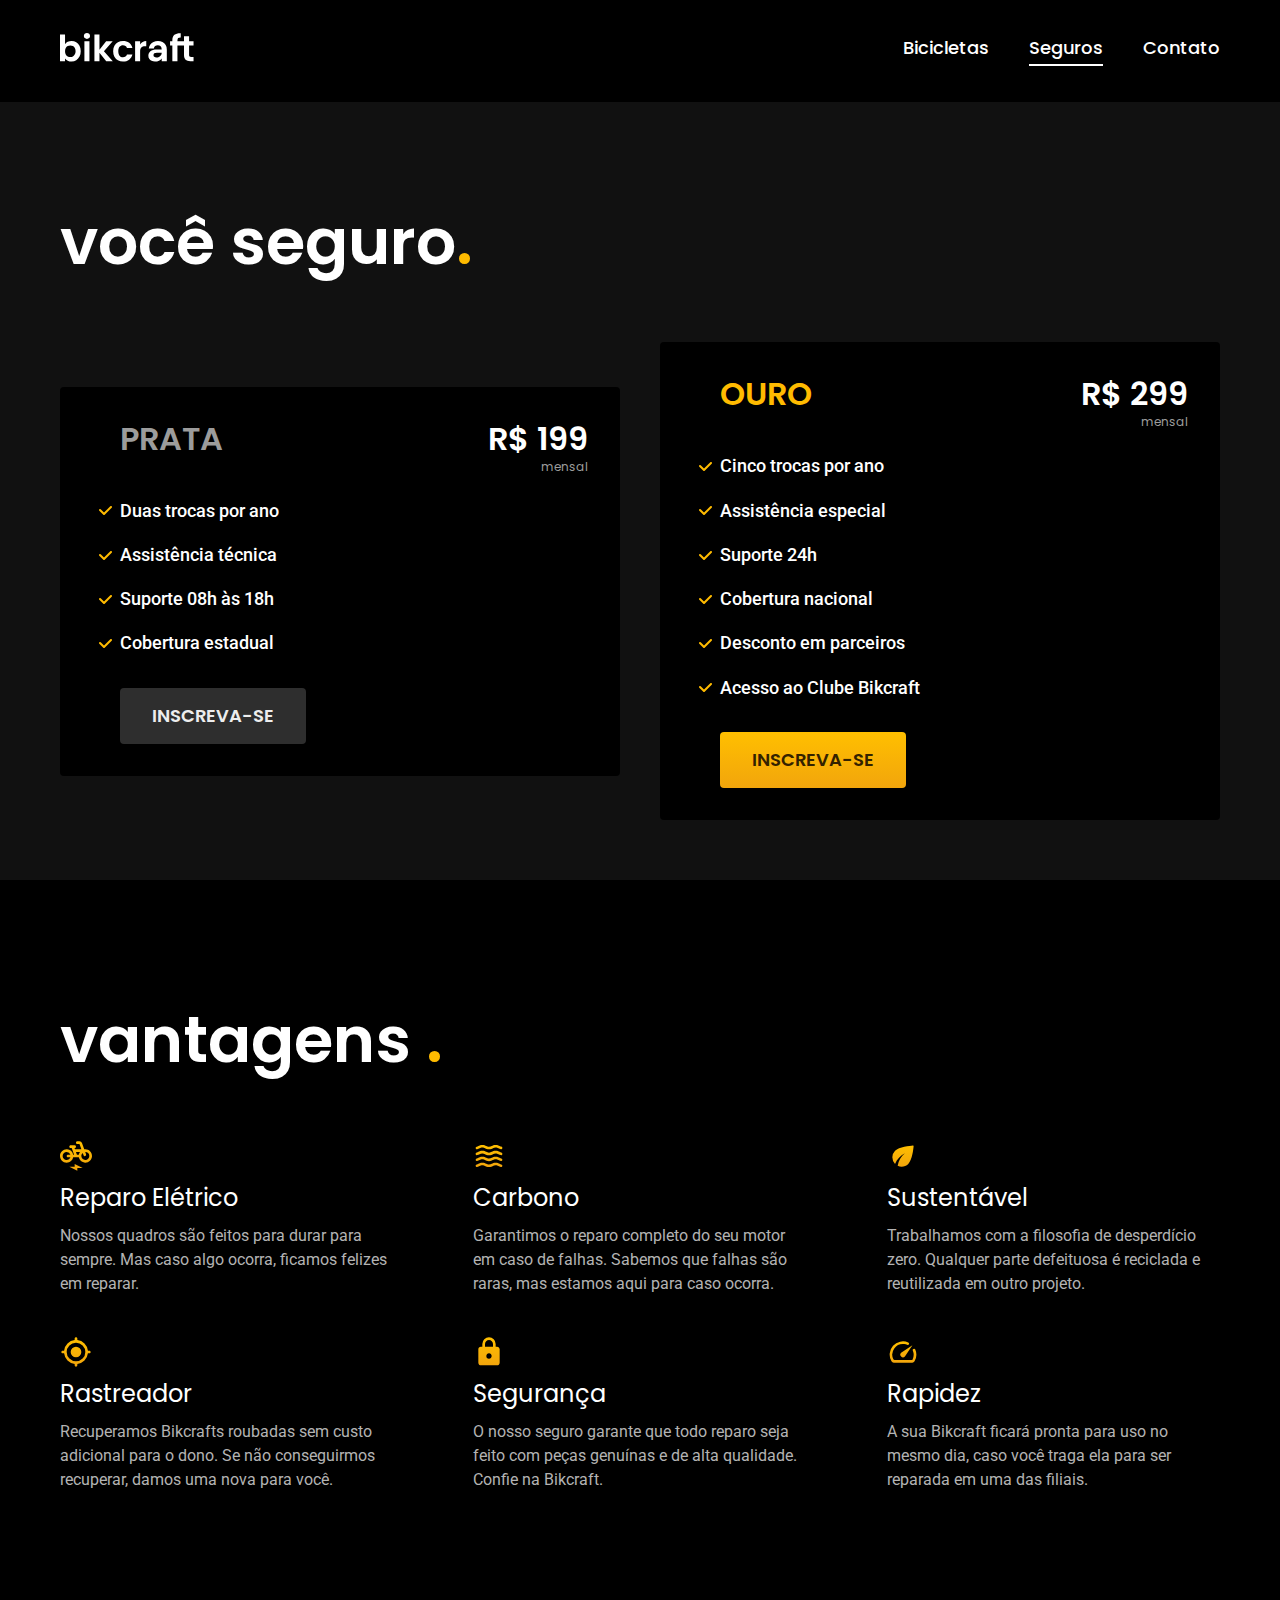
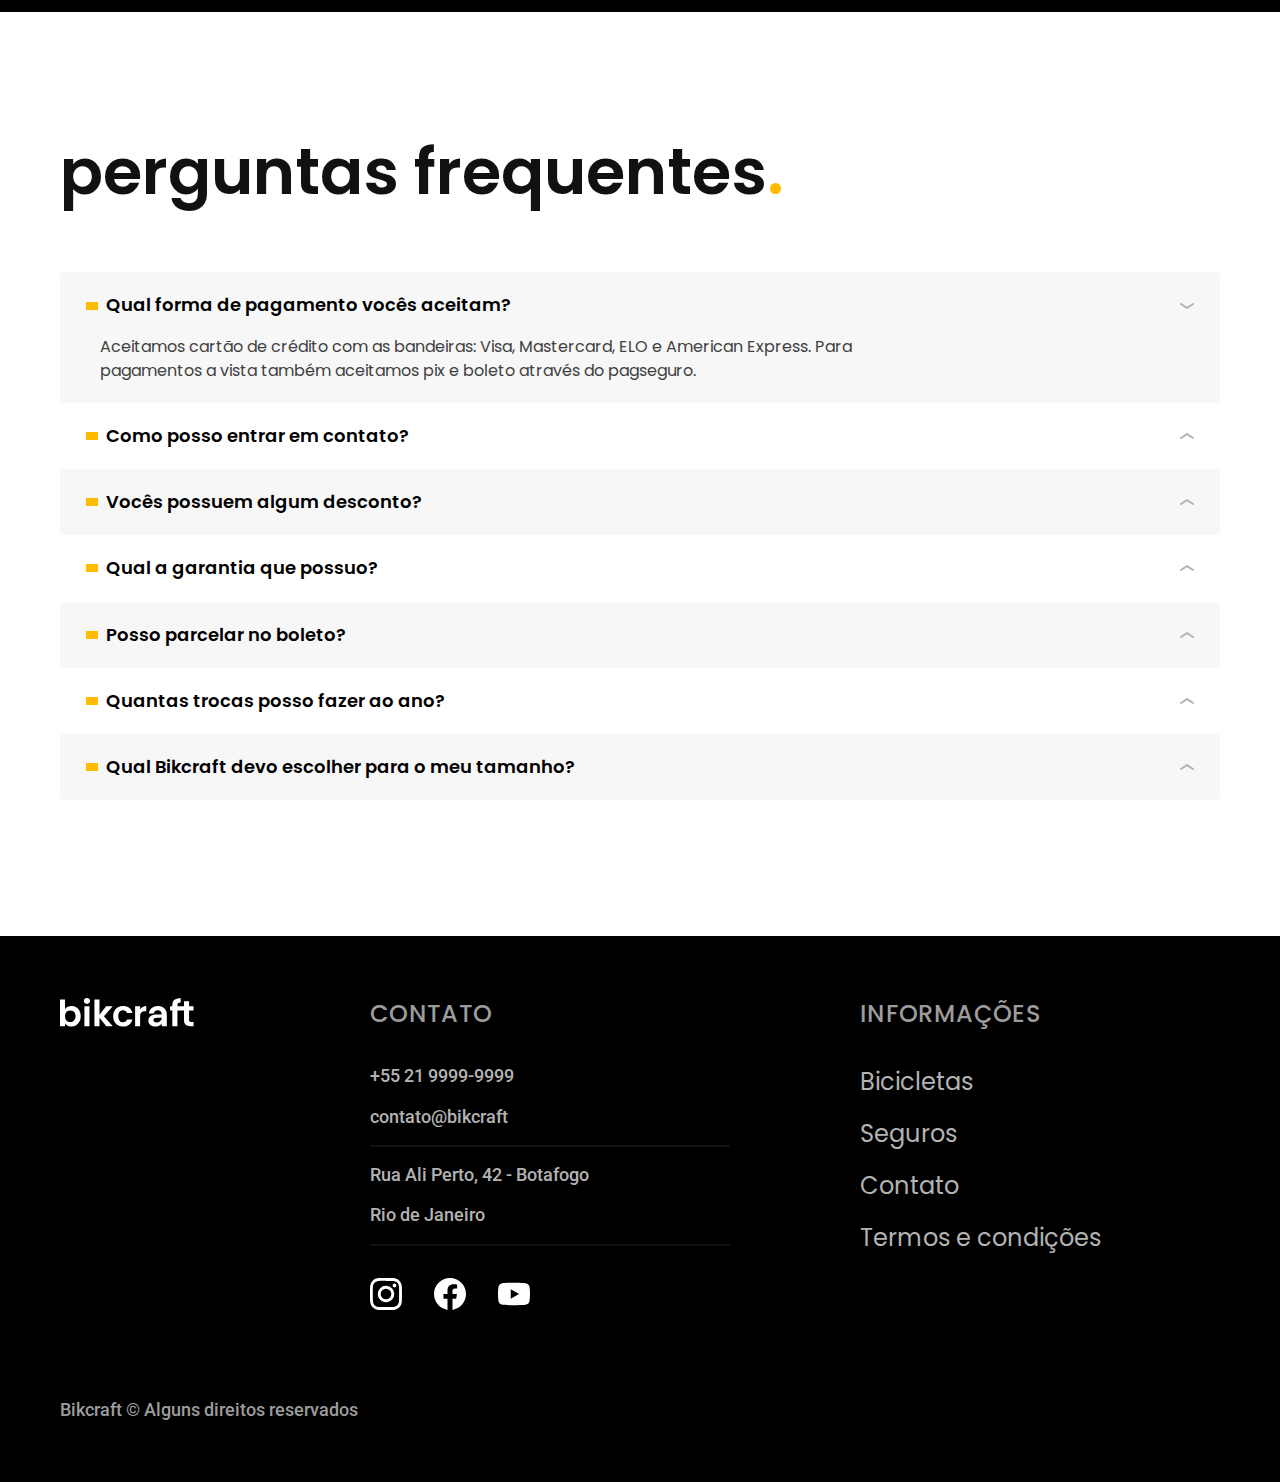
<file: seguros.html>
<!DOCTYPE html>
<html lang="pt-br">
  <head>
    <meta charset="UTF-8" />
    <meta name="description" content="Termos e condições." />
    <meta name="viewport" content="width=device-width, initial-scale=1.0" />
    <title>Seguros | Bikcraft</title>
    <link rel="icon" href="./favicon.svg" type="image/svg+xml" />
    <link rel="preload" href="./css/style.min.css" as="style" />

    <link rel="stylesheet" href="./css/style.min.css" />

    <link rel="preconnect" href="https://fonts.googleapis.com" />
    <link rel="preconnect" href="https://fonts.gstatic.com" crossorigin />
    <link
      href="https://fonts.googleapis.com/css2?family=Merriweather:ital,wght@1,900&family=Poppins:wght@400;600&family=Roboto:wght@400;500&display=swap"
      rel="stylesheet"
    />
    <script>
      document.documentElement.classList.add("js");
    </script>
  </head>

  <body id="seguros">
    <header class="header-bg">
      <div class="header container">
        <a href="./"><img src="./img/bikcraft.svg" alt="bikcraft" /></a>
        <nav aria-label="primaria">
          <ul class="header-menu font-1-m cor-0">
            <li><a href="./bicicletas.html">Bicicletas</a></li>
            <li><a href="./seguros.html">Seguros</a></li>
            <li><a href="./contato.html">Contato</a></li>
          </ul>
        </nav>
      </div>
    </header>

    <main class="seguros-bg">
      <div class="titulo-bg">
        <div class="titulo container">
          <p class="font-2-l-b">Escolha o seguro</p>
          <h1 class="font-1-xxl cor-0">
            você seguro<span class="cor-p1">.</span>
          </h1>
        </div>
      </div>

      <div class="seguros container">
        <div class="seguros-item fadeInLeft" data-anime="200">
          <h3 class="font-1-xl cor-6">PRATA</h3>
          <span class="font-1-xl cor-0"
            >R$ 199 <span class="font-1-xs cor-6">mensal</span></span
          >
          <ul class="font-2-m cor-0">
            <li>Duas trocas por ano</li>
            <li>Assistência técnica</li>
            <li>Suporte 08h às 18h</li>
            <li>Cobertura estadual</li>
          </ul>
          <a
            class="botao secundario"
            href="./orcamento.html?tipo=seguro&produto=prata"
            >Inscreva-se</a
          >
        </div>

        <div class="seguros-item fadeInRight" data-anime="200">
          <h3 class="font-1-xl cor-p1">OURO</h3>
          <span class="font-1-xl cor-0"
            >R$ 299 <span class="font-1-xs cor-6">mensal</span></span
          >
          <ul class="font-2-m cor-0">
            <li>Cinco trocas por ano</li>
            <li>Assistência especial</li>
            <li>Suporte 24h</li>
            <li>Cobertura nacional</li>
            <li>Desconto em parceiros</li>
            <li>Acesso ao Clube Bikcraft</li>
          </ul>
          <a class="botao" href="./orcamento.html?tipo=seguro&produto=ouro"
            >Inscreva-se</a
          >
        </div>
      </div>
    </main>

    <article class="vantagens-bg">
      <div class="vantagens container">
        <h2 class="font-1-xxl cor-0">
          vantagens <span class="cor-p1">.</span>
        </h2>

        <ul>
          <li>
            <img src="./img/icones/eletrica.svg" alt="" />
            <h3 class="font-1-l cor-0">Reparo Elétrico</h3>
            <p class="font-2-s cor-5">
              Nossos quadros são feitos para durar para sempre. Mas caso algo
              ocorra, ficamos felizes em reparar.
            </p>
          </li>

          <li>
            <img src="./img/icones/carbono.svg" alt="" />
            <h3 class="font-1-l cor-0">Carbono</h3>
            <p class="font-2-s cor-5">
              Garantimos o reparo completo do seu motor em caso de falhas.
              Sabemos que falhas são raras, mas estamos aqui para caso ocorra.
            </p>
          </li>

          <li>
            <img src="./img/icones/sustentavel.svg" alt="" />
            <h3 class="font-1-l cor-0">Sustentável</h3>
            <p class="font-2-s cor-5">
              Trabalhamos com a filosofia de desperdício zero. Qualquer parte
              defeituosa é reciclada e reutilizada em outro projeto.
            </p>
          </li>

          <li>
            <img src="./img/icones/rastreador.svg" alt="" />
            <h3 class="font-1-l cor-0">Rastreador</h3>
            <p class="font-2-s cor-5">
              Recuperamos Bikcrafts roubadas sem custo adicional para o dono. Se
              não conseguirmos recuperar, damos uma nova para você.
            </p>
          </li>

          <li>
            <img src="./img/icones/seguro.svg" alt="" />
            <h3 class="font-1-l cor-0">Segurança</h3>
            <p class="font-2-s cor-5">
              O nosso seguro garante que todo reparo seja feito com peças
              genuínas e de alta qualidade. Confie na Bikcraft.
            </p>
          </li>

          <li>
            <img src="./img/icones/velocidade.svg" alt="" />
            <h3 class="font-1-l cor-0">Rapidez</h3>
            <p class="font-2-s cor-5">
              A sua Bikcraft ficará pronta para uso no mesmo dia, caso você
              traga ela para ser reparada em uma das filiais.
            </p>
          </li>
        </ul>
      </div>
    </article>

    <article class="perguntas container">
      <h2 class="font-1-xxl">
        perguntas frequentes<span class="cor-p1">.</span>
      </h2>
      <dl>
        <div>
          <dt>
            <button
              class="font-1-m-b"
              aria-controls="pergunta1"
              aria-expanded="true"
            >
              Qual forma de pagamento vocês aceitam?
            </button>
          </dt>
          <dd id="pergunta1" class="font-1-s cor-9 ativa">
            Aceitamos cartão de crédito com as bandeiras: Visa, Mastercard, ELO
            e American Express. Para pagamentos a vista também aceitamos pix e
            boleto através do pagseguro.
          </dd>
        </div>

        <div>
          <dt>
            <button
              class="font-1-m-b"
              aria-controls="pergunta2"
              aria-expanded="false"
            >
              Como posso entrar em contato?
            </button>
          </dt>
          <dd id="pergunta2" class="font-1-s cor-9">
            Aceitamos cartão de crédito com as bandeiras: Visa, Mastercard, ELO
            e American Express. Para pagamentos a vista também aceitamos pix e
            boleto através do pagseguro.
          </dd>
        </div>

        <div>
          <dt>
            <button
              class="font-1-m-b"
              aria-controls="pergunta3"
              aria-expanded="false"
            >
              Vocês possuem algum desconto?
            </button>
          </dt>
          <dd id="pergunta3" class="font-1-s cor-9">
            Aceitamos cartão de crédito com as bandeiras: Visa, Mastercard, ELO
            e American Express. Para pagamentos a vista também aceitamos pix e
            boleto através do pagseguro.
          </dd>
        </div>

        <div>
          <dt>
            <button
              class="font-1-m-b"
              aria-controls="pergunta4"
              aria-expanded="false"
            >
              Qual a garantia que possuo?
            </button>
          </dt>
          <dd id="pergunta4" class="font-1-s cor-9">
            Aceitamos cartão de crédito com as bandeiras: Visa, Mastercard, ELO
            e American Express. Para pagamentos a vista também aceitamos pix e
            boleto através do pagseguro.
          </dd>
        </div>

        <div>
          <dt>
            <button
              class="font-1-m-b"
              aria-controls="pergunta5"
              aria-expanded="false"
            >
              Posso parcelar no boleto?
            </button>
          </dt>
          <dd id="pergunta5" class="font-1-s cor-9">
            Aceitamos cartão de crédito com as bandeiras: Visa, Mastercard, ELO
            e American Express. Para pagamentos a vista também aceitamos pix e
            boleto através do pagseguro.
          </dd>
        </div>

        <div>
          <dt>
            <button
              class="font-1-m-b"
              aria-controls="pergunta6"
              aria-expanded="false"
            >
              Quantas trocas posso fazer ao ano?
            </button>
          </dt>
          <dd id="pergunta6" class="font-1-s cor-9">
            Aceitamos cartão de crédito com as bandeiras: Visa, Mastercard, ELO
            e American Express. Para pagamentos a vista também aceitamos pix e
            boleto através do pagseguro.
          </dd>
        </div>

        <div>
          <dt>
            <button
              class="font-1-m-b"
              aria-controls="pergunta7"
              aria-expanded="false"
            >
              Qual Bikcraft devo escolher para o meu tamanho?
            </button>
          </dt>
          <dd id="pergunta7" class="font-1-s cor-9">
            Aceitamos cartão de crédito com as bandeiras: Visa, Mastercard, ELO
            e American Express. Para pagamentos a vista também aceitamos pix e
            boleto através do pagseguro.
          </dd>
        </div>
      </dl>
    </article>

    <footer class="footer-bg">
      <div class="footer container">
        <img src="./img/bikcraft.svg" alt="bikcraft" />
        <div class="footer-contato">
          <h3 class="font-2-l-b cor-6">Contato</h3>
          <ul class="font-2-m cor-5">
            <li><a href="tel:+55219999999">+55 21 9999-9999</a></li>
            <li><a href="mailto:contato@bikcraft">contato@bikcraft</a></li>
            <li>Rua Ali Perto, 42 - Botafogo</li>
            <li>Rio de Janeiro</li>
          </ul>

          <div class="footer-redes">
            <a href="./">
              <img src="./img/redes/instagram.svg" alt="instagram" />
            </a>
            <a href="./">
              <img src="./img/redes/facebook.svg" alt="facebook" />
            </a>
            <a href="./">
              <img src="./img/redes/youtube.svg" alt="youtube" />
            </a>
          </div>
        </div>
        <div class="footer-informacoes">
          <h3 class="font-2-l-b cor-6">Informações</h3>
          <nav>
            <ul class="font-1-l cor-5">
              <li><a href="./bicicletas.html">Bicicletas</a></li>
              <li><a href="./seguros.html">Seguros</a></li>
              <li><a href="./contato.html">Contato</a></li>
              <li><a href="./termos.html">Termos e condições</a></li>
            </ul>
          </nav>
        </div>
        <p class="footer-copy font-2-m cor-6">
          Bikcraft © Alguns direitos reservados
        </p>
      </div>
    </footer>
    <script src="./js/plugins/simple-anime.js"></script>
    <script src="./js/script.js"></script>
  </body>
</html>
</file>
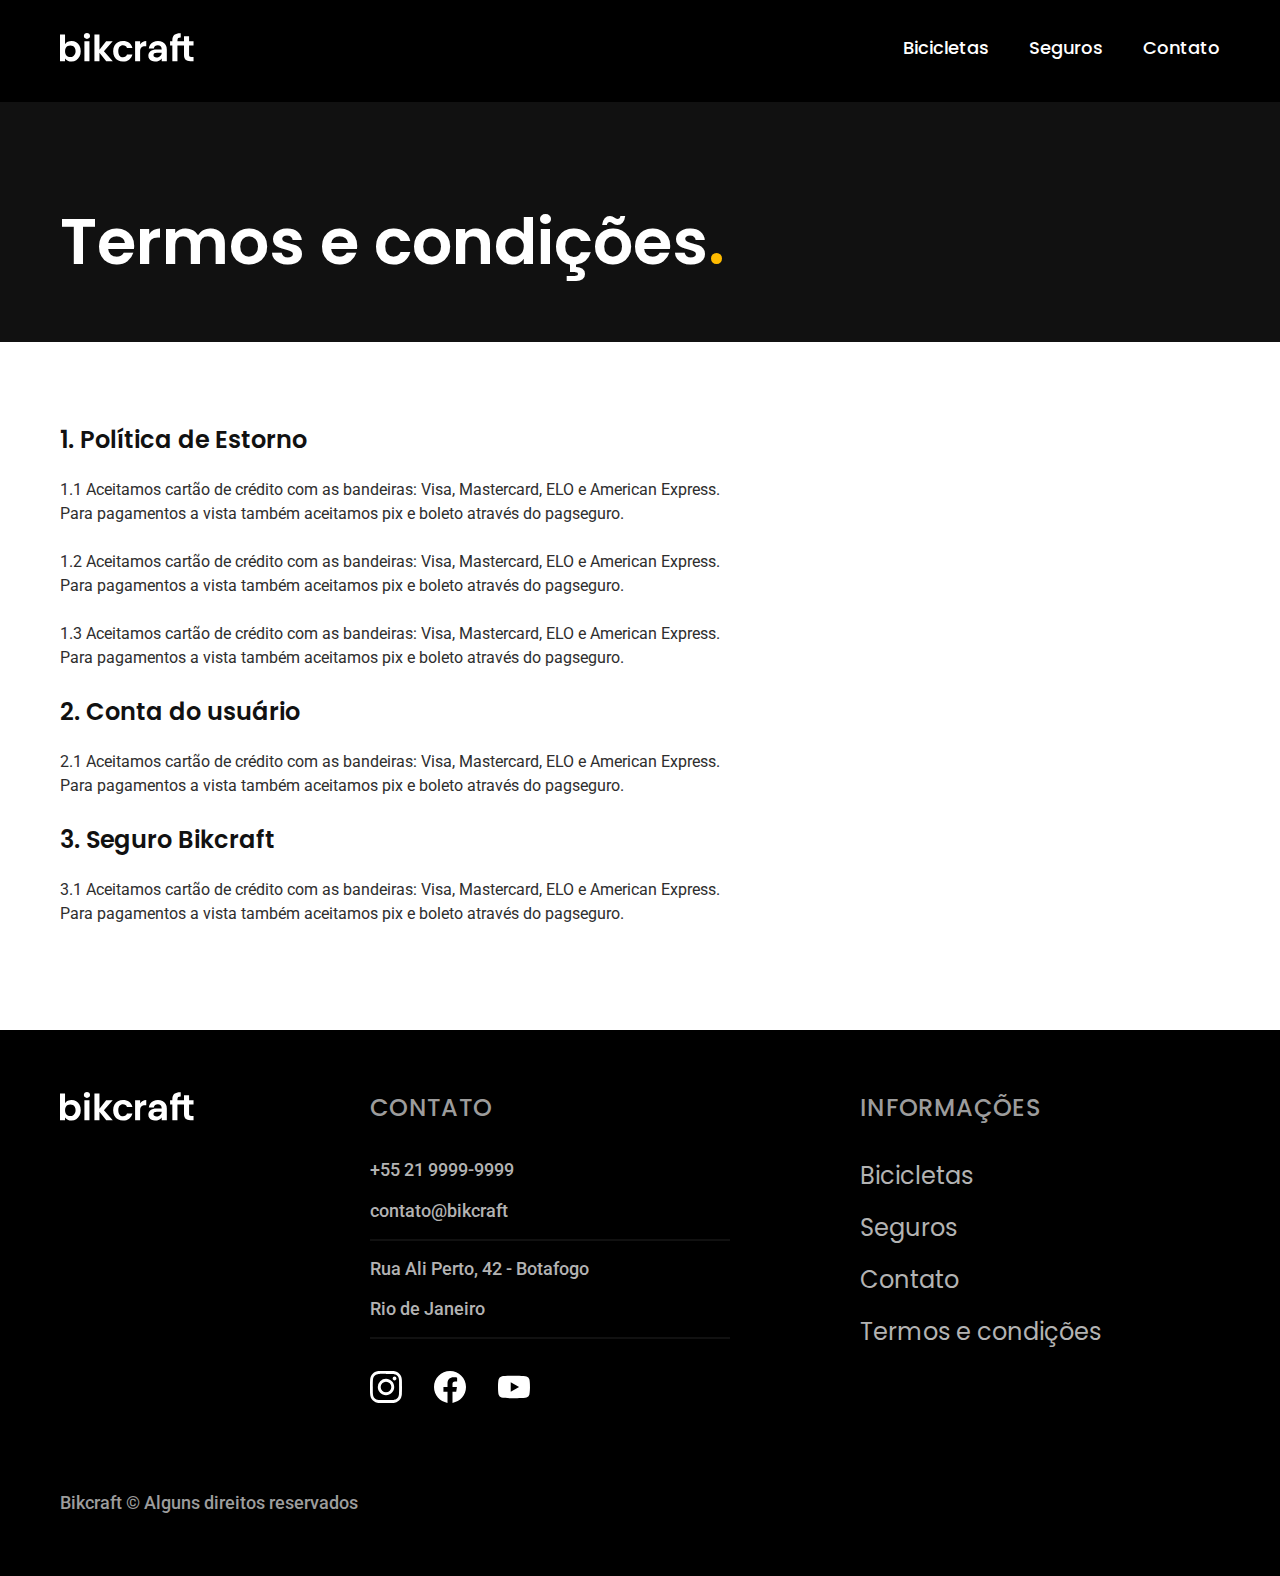
<file: termos.html>
<!DOCTYPE html>
<html lang="pt-br">
  <head>
    <meta charset="UTF-8" />
    <meta name="description" content="Termos e condições." />
    <meta name="viewport" content="width=device-width, initial-scale=1.0" />
    <title>Termos e Condições | Bikcraft</title>
    <link rel="icon" href="./favicon.svg" type="image/svg+xml" />
    <link rel="preload" href="./css/style.min.css" as="style" />

    <link rel="stylesheet" href="./css/style.min.css" />

    <link rel="preconnect" href="https://fonts.googleapis.com" />
    <link rel="preconnect" href="https://fonts.gstatic.com" crossorigin />
    <link
      href="https://fonts.googleapis.com/css2?family=Merriweather:ital,wght@1,900&family=Poppins:wght@400;600&family=Roboto:wght@400;500&display=swap"
      rel="stylesheet"
    />
    <script>
      document.documentElement.classList.add("js");
    </script>
  </head>

  <body id="termos">
    <header class="header-bg">
      <div class="header container">
        <a href="./"><img src="./img/bikcraft.svg" alt="bikcraft" /></a>
        <nav aria-label="primaria">
          <ul class="header-menu font-1-m cor-0">
            <li><a href="./bicicletas.html">Bicicletas</a></li>
            <li><a href="./seguros.html">Seguros</a></li>
            <li><a href="./contato.html">Contato</a></li>
          </ul>
        </nav>
      </div>
    </header>

    <main>
      <div class="titulo-bg">
        <div class="titulo container">
          <p class="font-2-l-b">Termos de uso</p>
          <h1 class="font-1-xxl cor-0">
            Termos e condições<span class="cor-p1">.</span>
          </h1>
        </div>
      </div>

      <div class="termos font-2-s cor-10 container">
        <h2 class="font-1-l cor-11">1. Política de Estorno</h2>
        <p>
          1.1 Aceitamos cartão de crédito com as bandeiras: Visa, Mastercard,
          ELO e American Express. Para pagamentos a vista também aceitamos pix e
          boleto através do pagseguro.
        </p>
        <p>
          1.2 Aceitamos cartão de crédito com as bandeiras: Visa, Mastercard,
          ELO e American Express. Para pagamentos a vista também aceitamos pix e
          boleto através do pagseguro.
        </p>
        <p>
          1.3 Aceitamos cartão de crédito com as bandeiras: Visa, Mastercard,
          ELO e American Express. Para pagamentos a vista também aceitamos pix e
          boleto através do pagseguro.
        </p>
        <h2 class="font-1-l cor-11">2. Conta do usuário</h2>
        <p>
          2.1 Aceitamos cartão de crédito com as bandeiras: Visa, Mastercard,
          ELO e American Express. Para pagamentos a vista também aceitamos pix e
          boleto através do pagseguro.
        </p>
        <h2 class="font-1-l cor-11">3. Seguro Bikcraft</h2>
        <p>
          3.1 Aceitamos cartão de crédito com as bandeiras: Visa, Mastercard,
          ELO e American Express. Para pagamentos a vista também aceitamos pix e
          boleto através do pagseguro.
        </p>
      </div>
    </main>

    <footer class="footer-bg">
      <div class="footer container">
        <img src="./img/bikcraft.svg" alt="bikcraft" />
        <div class="footer-contato">
          <h3 class="font-2-l-b cor-6">Contato</h3>
          <ul class="font-2-m cor-5">
            <li><a href="tel:+55219999999">+55 21 9999-9999</a></li>
            <li><a href="mailto:contato@bikcraft">contato@bikcraft</a></li>
            <li>Rua Ali Perto, 42 - Botafogo</li>
            <li>Rio de Janeiro</li>
          </ul>

          <div class="footer-redes">
            <a href="./">
              <img src="./img/redes/instagram.svg" alt="instagram" />
            </a>
            <a href="./">
              <img src="./img/redes/facebook.svg" alt="facebook" />
            </a>
            <a href="./">
              <img src="./img/redes/youtube.svg" alt="youtube" />
            </a>
          </div>
        </div>
        <div class="footer-informacoes">
          <h3 class="font-2-l-b cor-6">Informações</h3>
          <nav>
            <ul class="font-1-l cor-5">
              <li><a href="./bicicletas.html">Bicicletas</a></li>
              <li><a href="./seguros.html">Seguros</a></li>
              <li><a href="./contato.html">Contato</a></li>
              <li><a href="./termos.html">Termos e condições</a></li>
            </ul>
          </nav>
        </div>
        <p class="footer-copy font-2-m cor-6">
          Bikcraft © Alguns direitos reservados
        </p>
      </div>
    </footer>
    <script src="./js/script.js"></script>
  </body>
</html>
</file>
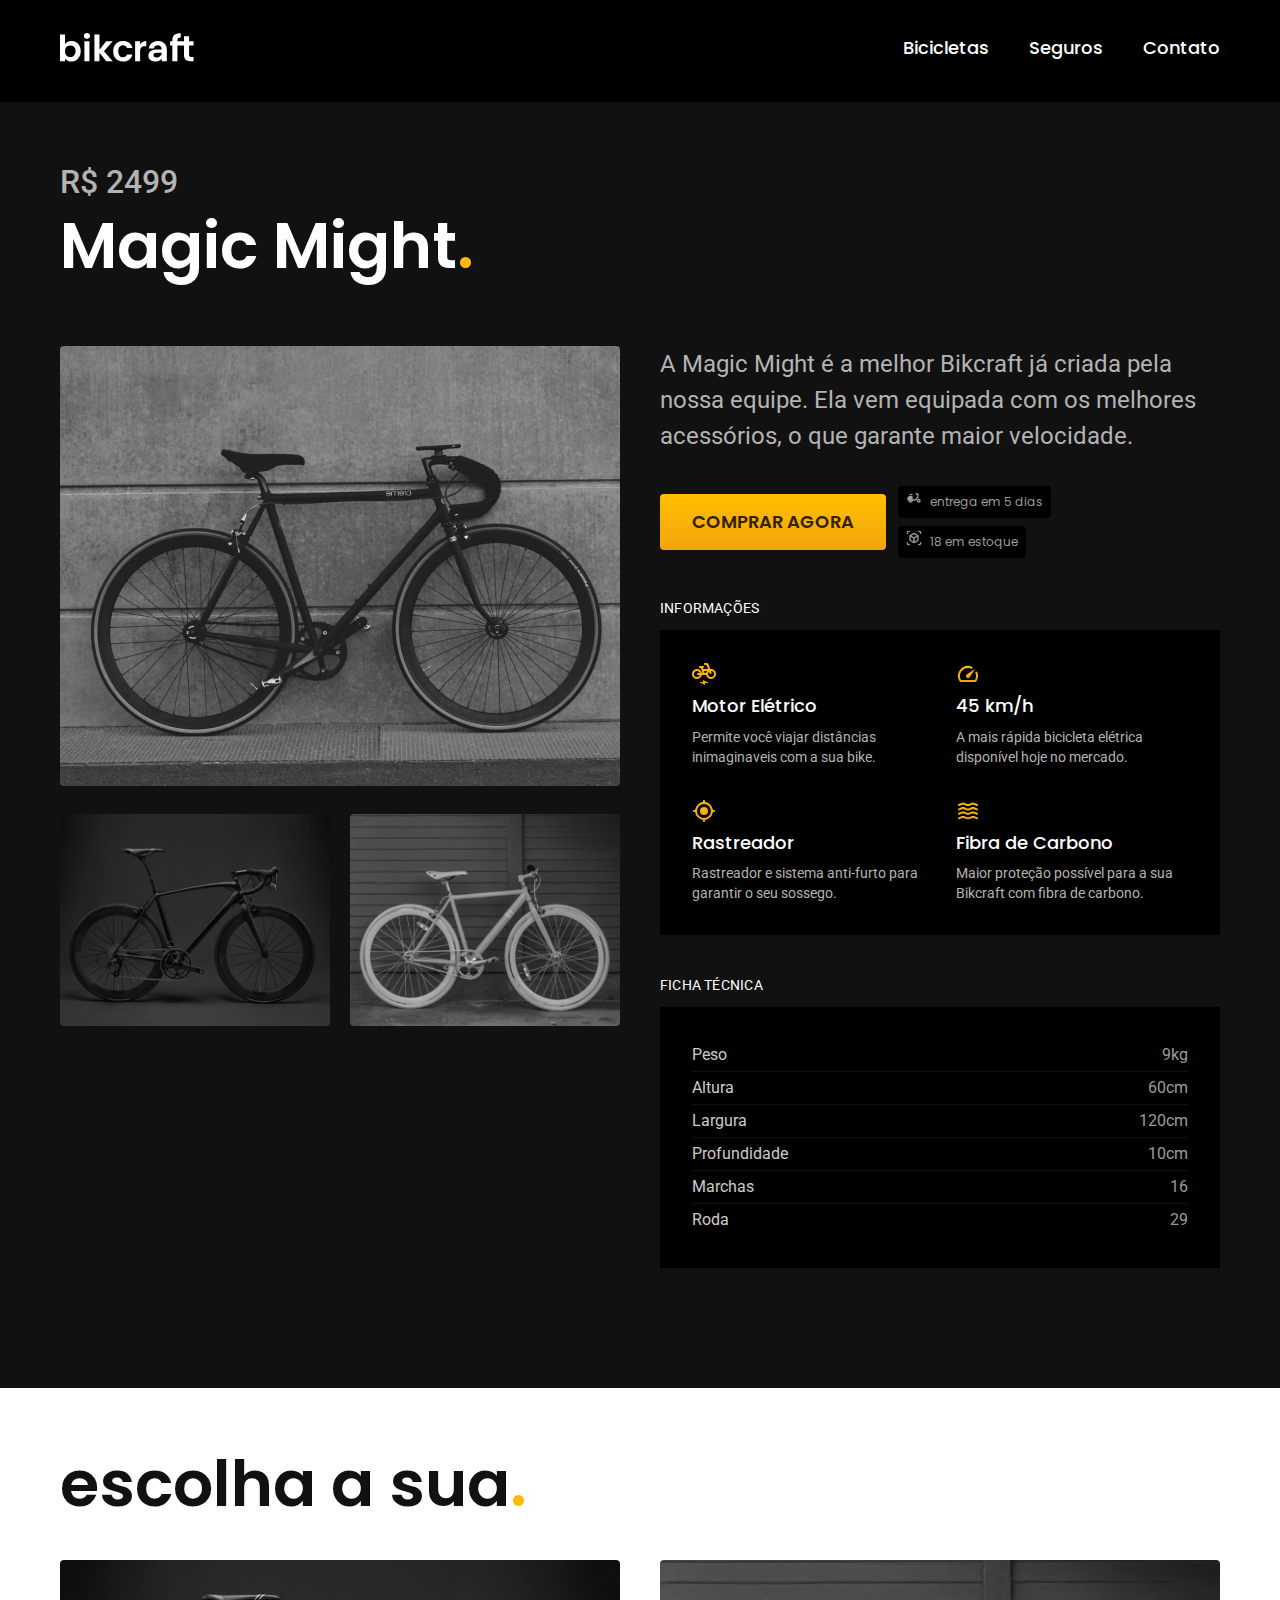
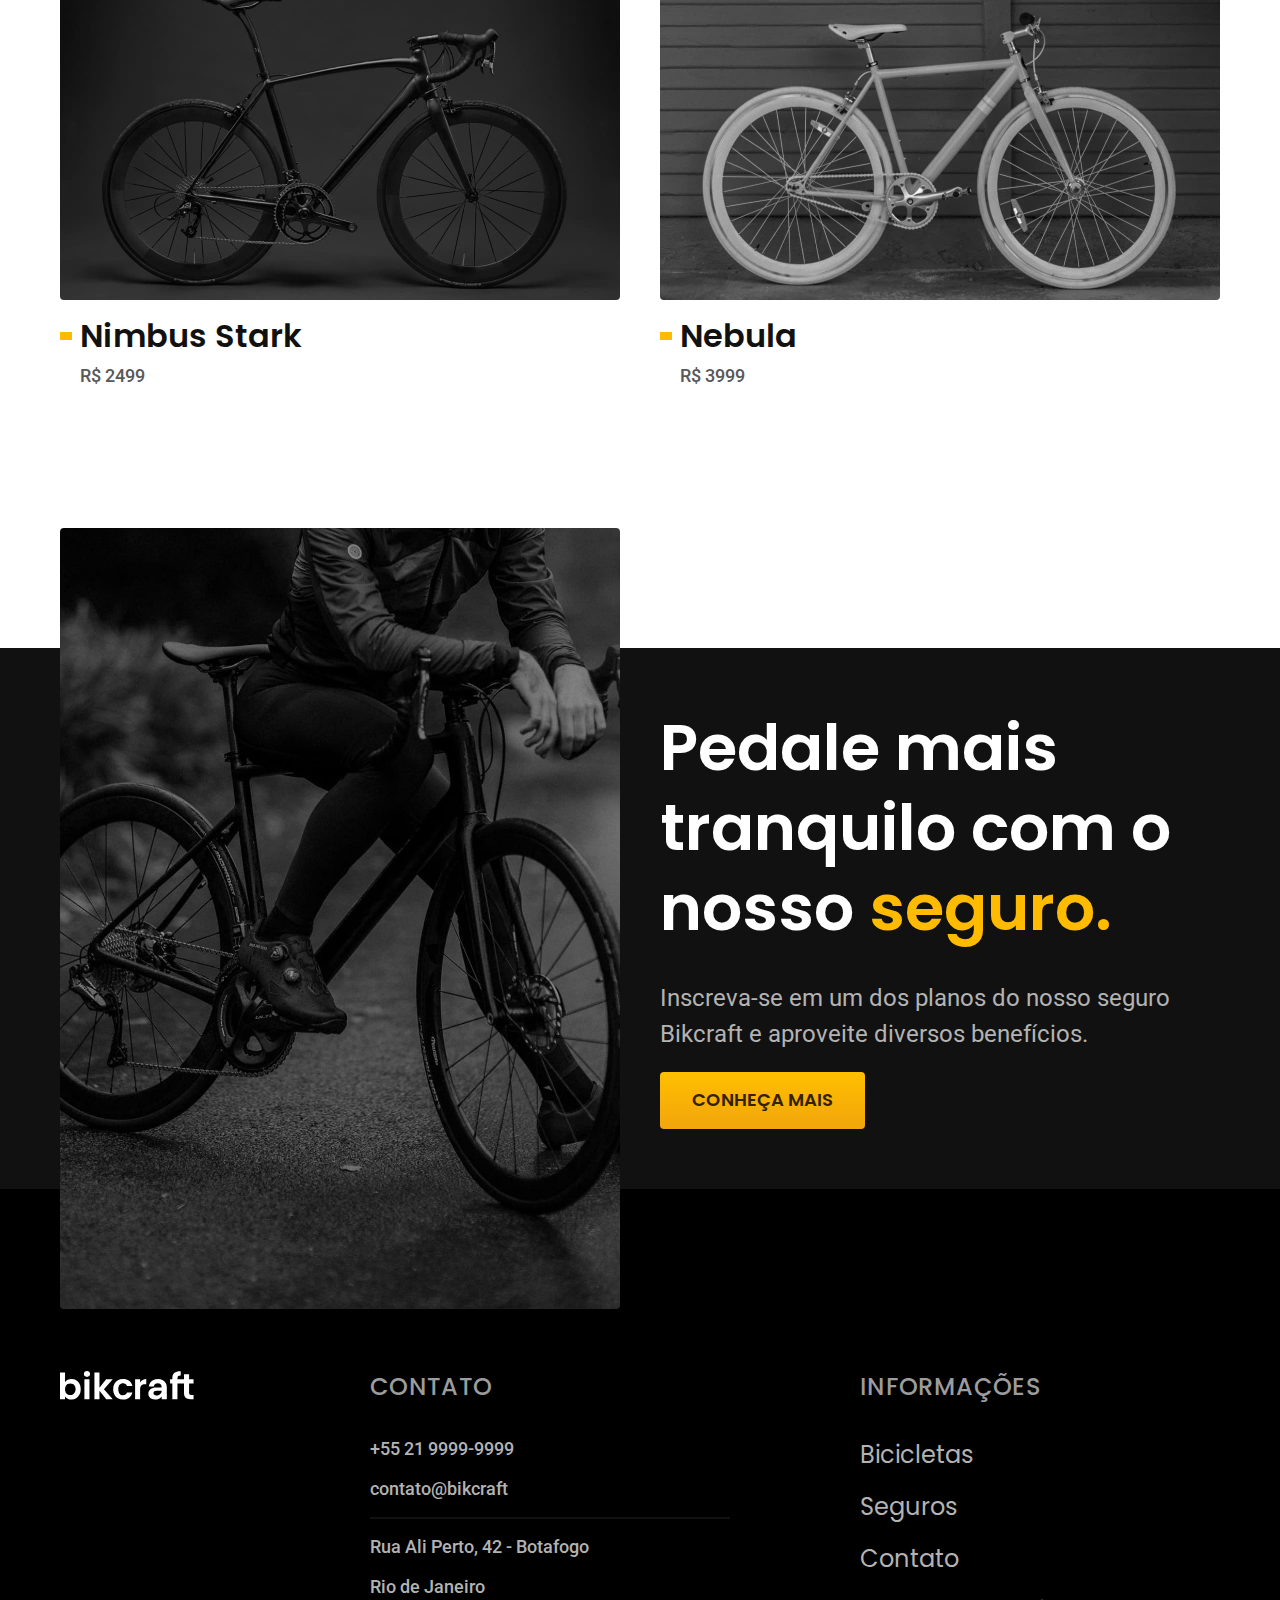
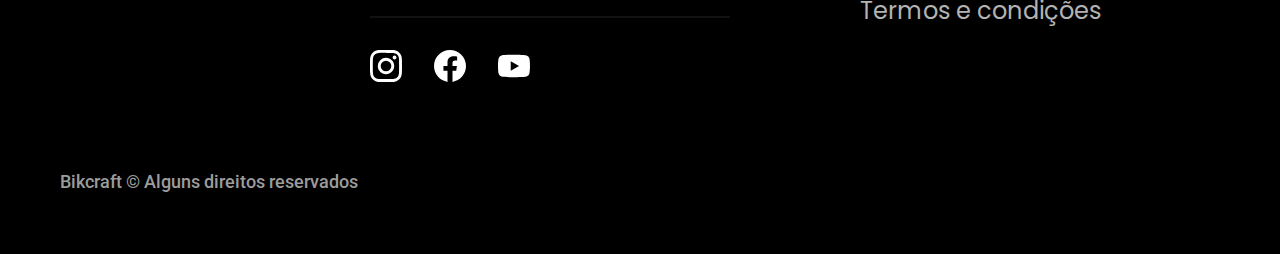
<file: bicicletas/magic.html>
<!DOCTYPE html>
<html lang="pt-br">
  <head>
    <meta charset="UTF-8" />
    <meta name="description" content="Termos e condições." />
    <meta name="viewport" content="width=device-width, initial-scale=1.0" />
    <title>Magic | Bikcraft</title>
    <link rel="icon" href="../favicon.svg" type="image/svg+xml" />
    <link rel="stylesheet" href="../css/style.min.css" />

    <link rel="preconnect" href="https://fonts.googleapis.com" />
    <link rel="preconnect" href="https://fonts.gstatic.com" crossorigin />
    <link
      href="https://fonts.googleapis.com/css2?family=Merriweather:ital,wght@1,900&family=Poppins:wght@400;600&family=Roboto:wght@400;500&display=swap"
      rel="stylesheet"
    />
  <script>
      document.documentElement.classList.add("js");
    </script>
  </head>

  <body id="bicicleta">
    <header class="header-bg">
      <div class="header container">
        <a href="../"><img src="../img/bikcraft.svg" alt="bikcraft" /></a>
        <nav aria-label="primaria">
          <ul class="header-menu font-1-m cor-0">
            <li><a href="../bicicletas.html">Bicicletas</a></li>
            <li><a href="../seguros.html">Seguros</a></li>
            <li><a href="../contato.html">Contato</a></li>
          </ul>
        </nav>
      </div>
    </header>

    <main class="titulo-bg">
      <div>
        <div class="titulo container">
          <p class="font-2-xl cor-5">R$ 2499</p>
          <h1 class="font-1-xxl cor-0">
            Magic Might<span class="cor-p1">.</span>
          </h1>
        </div>
      </div>

      <div class="bicicleta container">
        <div class="bicicleta-imagens">
          <img src="../img/bicicleta/nimbus2.jpg" alt="bibicleta 1" />
          <img src="../img/bicicleta/nimbus1.jpg" alt="bibicleta 2" />
          <img src="../img/bicicleta/nimbus3.jpg" alt="bibicleta 3" />
        </div>

        <div class="bicicleta-conteudo">
          <p class="font-2-l cor-5">
            A Magic Might é a melhor Bikcraft já criada pela nossa equipe. Ela
            vem equipada com os melhores acessórios, o que garante maior
            velocidade.
            <div class="bicicleta-comprar">
              <a class="botao" href="../orcamento.html?tipo=bikcraft&produto=magic">Comprar Agora</a>
              <span class="font-1-xs cor-6"><img src="../img/icones/entrega.svg" alt="">entrega em 5 dias</span>
              <span class="font-1-xs cor-6"><img src="../img/icones/estoque.svg" alt="">18 em estoque</span>
            </div>
          </p>
        
        <h2 class="font-2-xs cor-0">Informações</h2>

        <ul class="bicicleta-informacoes">
          <li>
            <img src="../img/icones/eletrica.svg" alt="">
            <h3 class="font-1-m cor-0">Motor Elétrico</h3>
            <p class="font-2-xs cor-5">Permite você viajar distâncias inimaginaveis com a sua bike.</p>
          </li>

          <li>
            <img src="../img/icones/velocidade.svg" alt="">
            <h3 class="font-1-m cor-0">45 km/h</h3>
            <p class="font-2-xs cor-5">A mais rápida bicicleta elétrica disponível hoje no mercado.</p>
          </li>

          <li>
            <img src="../img/icones/rastreador.svg" alt="">
            <h3 class="font-1-m cor-0">Rastreador</h3>
            <p class="font-2-xs cor-5">Rastreador e sistema anti-furto para garantir o seu sossego.</p>
          </li>

          <li>
            <img src="../img/icones/carbono.svg" alt="">
            <h3 class="font-1-m cor-0">Fibra de Carbono</h3>
            <p class="font-2-xs cor-5">Maior proteção possível para a sua Bikcraft com fibra de carbono.</p>
          </li>

        </ul>

        <h2 class="font-2-xs cor-0">Ficha Técnica</h2>

        <ul class="bicicleta-ficha font-2-s cor-4">

          <li>Peso <span>9kg</span></li>
          <li>Altura <span>60cm</span></li>
          <li>Largura <span>120cm</span></li>
          <li>Profundidade <span>10cm</span></li>
          <li>Marchas <span>16</span></li>
          <li>Roda <span>29</span></li>

        </ul>
      </div>
      </div>
    </main>

    <article class="bicicletas-lista container">
      <h2 class="container font-1xxl">
        escolha a sua<span class="cor-p1">.</span>
      </h2>

      <ul>
        <li>
          <a href="./nimbus.html">
            <img src="../img/bicicletas/nimbus.jpg" alt="bicicleta-preta" />
            <h3 class="font-1-xl">Nimbus Stark</h3>
            <span class="font-2-m cor-8">R$ 2499</span>
          </a>
        </li>

        <li>
          <a href="./nebula.html">
            <img src="../img/bicicletas/nebula.jpg" alt="bicicleta-preta" />
            <h3 class="font-1-xl">Nebula</h3>
            <span class="font-2-m cor-8">R$ 3999</span>
          </a>
        </li>
      </ul>
    </article>


    <article class="seguro-bg">
      <div class="seguro container">
        <div class="seguro-imagem">
          <img src="../img/fotos/seguros.jpg" alt="Pessoa parada em cima de uma bicicleta">
        
        </div>
        <div class="seguro-conteudo">
          <h2 class="font-1-xxl cor-0">Pedale mais tranquilo com o nosso <span class="cor-p1">seguro.</span></h2>
        
        <p class="font-2-l cor-5">Inscreva-se em um dos planos do nosso seguro Bikcraft e aproveite diversos benefícios.</p>
        <a class="botao" href="../seguros.html">Conheça Mais</a>
      </div>
    </div>
      
    </article>


    <footer class="footer-bg">
      <div class="footer container">
        <img src="../img/bikcraft.svg" alt="bikcraft" />
        <div class="footer-contato">
          <h3 class="font-2-l-b cor-6">Contato</h3>
          <ul class="font-2-m cor-5">
            <li><a href="tel:+55219999999">+55 21 9999-9999</a></li>
            <li><a href="mailto:contato@bikcraft">contato@bikcraft</a></li>
            <li>Rua Ali Perto, 42 - Botafogo</li>
            <li>Rio de Janeiro</li>
          </ul>

          <div class="footer-redes">
            <a href="../">
              <img src="../img/redes/instagram.svg" alt="instagram" />
            </a>
            <a href="../">
              <img src="../img/redes/facebook.svg" alt="facebook" />
            </a>
            <a href="../">
              <img src="../img/redes/youtube.svg" alt="youtube" />
            </a>
          </div>
        </div>
        <div class="footer-informacoes">
          <h3 class="font-2-l-b cor-6">Informações</h3>
          <nav>
            <ul class="font-1-l cor-5">
              <li><a href="../bicicletas.html">Bicicletas</a></li>
              <li><a href="../seguros.html">Seguros</a></li>
              <li><a href="../contato.html">Contato</a></li>
              <li><a href="../termos.html">Termos e condições</a></li>
            </ul>
          </nav>
        </div>
        <p class="footer-copy font-2-m cor-6">
          Bikcraft © Alguns direitos reservados
        </p>
      </div>
    </footer>
  <script src="../js/script.js"></script>
  </body>
</html>
</file>
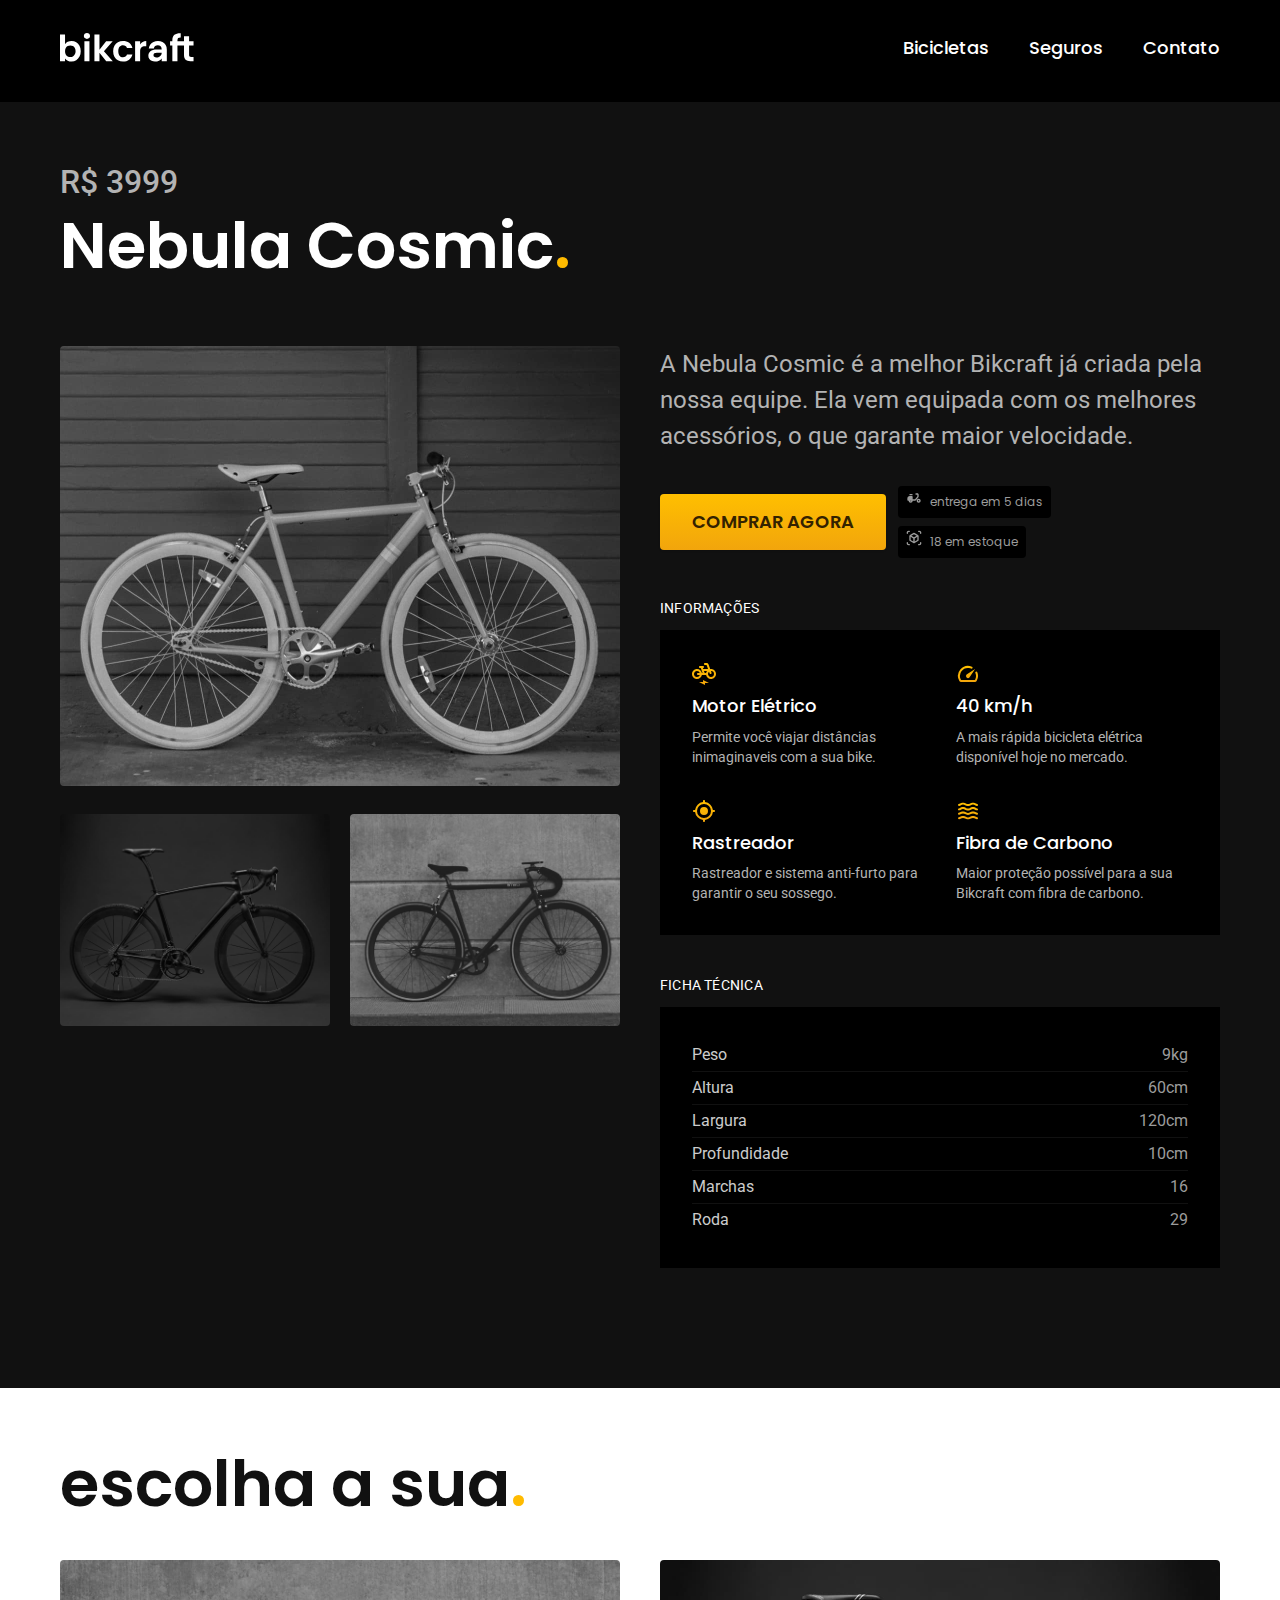
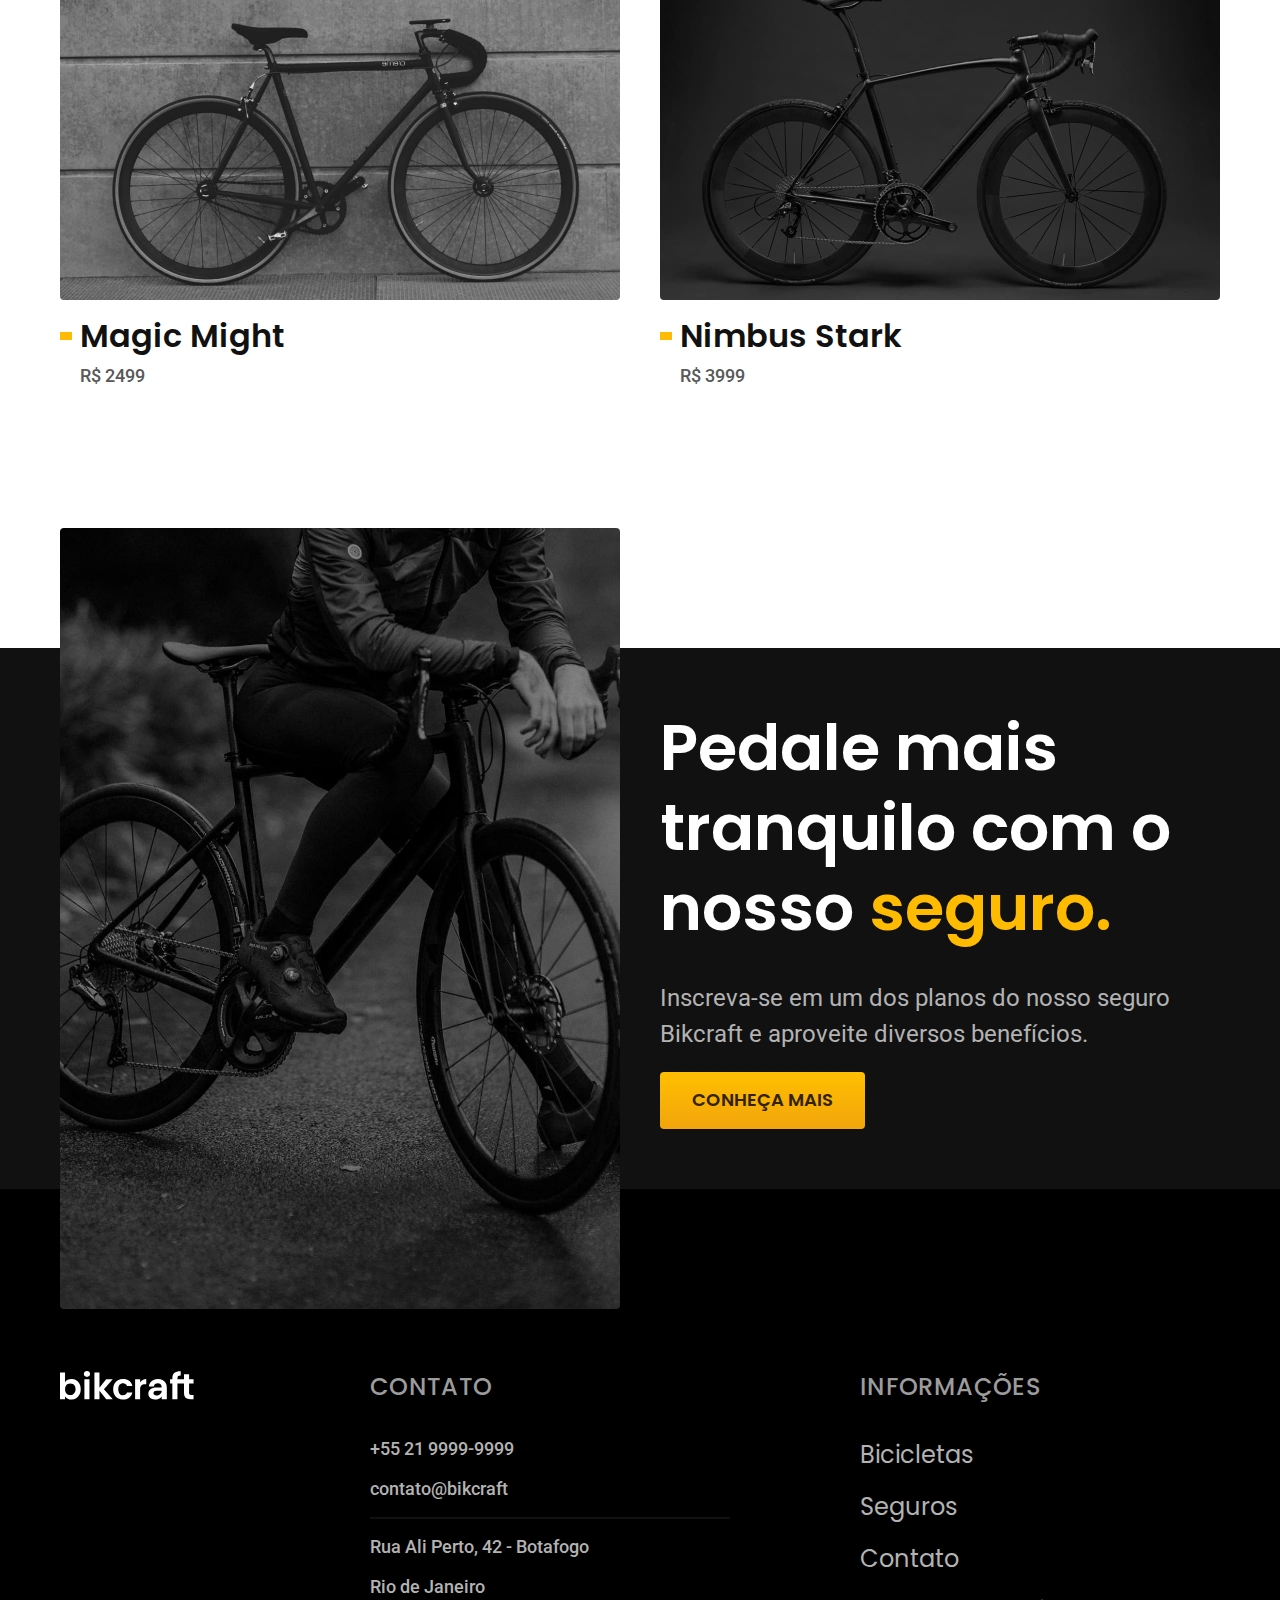
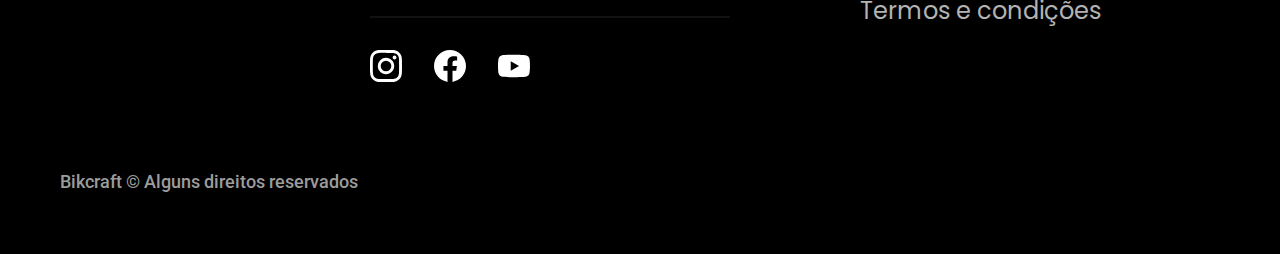
<file: bicicletas/nebula.html>
<!DOCTYPE html>
<html lang="pt-br">
  <head>
    <meta charset="UTF-8" />
    <meta name="description" content="Termos e condições." />
    <meta name="viewport" content="width=device-width, initial-scale=1.0" />
    <title>Nebula | Bikcraft</title>
    <link rel="icon" href="../favicon.svg" type="image/svg+xml" />
    <link rel="stylesheet" href="../css/style.min.css" />

    <link rel="preconnect" href="https://fonts.googleapis.com" />
    <link rel="preconnect" href="https://fonts.gstatic.com" crossorigin />
    <link
      href="https://fonts.googleapis.com/css2?family=Merriweather:ital,wght@1,900&family=Poppins:wght@400;600&family=Roboto:wght@400;500&display=swap"
      rel="stylesheet"
    />
  <script>
      document.documentElement.classList.add("js");
    </script>
  </head>

  <body id="bicicleta">
    <header class="header-bg">
      <div class="header container">
        <a href="../"><img src="../img/bikcraft.svg" alt="bikcraft" /></a>
        <nav aria-label="primaria">
          <ul class="header-menu font-1-m cor-0">
            <li><a href="../bicicletas.html">Bicicletas</a></li>
            <li><a href="../seguros.html">Seguros</a></li>
            <li><a href="../contato.html">Contato</a></li>
          </ul>
        </nav>
      </div>
    </header>

    <main class="titulo-bg">
      <div>
        <div class="titulo container">
          <p class="font-2-xl cor-5">R$ 3999</p>
          <h1 class="font-1-xxl cor-0">
            Nebula Cosmic<span class="cor-p1">.</span>
          </h1>
        </div>
      </div>

      <div class="bicicleta container">
        <div class="bicicleta-imagens">
          <img src="../img/bicicleta/nimbus3.jpg" alt="bibicleta 1" />
          <img src="../img/bicicleta/nimbus1.jpg" alt="bibicleta 2" />
          <img src="../img/bicicleta/nimbus2.jpg" alt="bibicleta 3" />
        </div>

        <div class="bicicleta-conteudo">
          <p class="font-2-l cor-5">
            A Nebula Cosmic é a melhor Bikcraft já criada pela nossa equipe. Ela
            vem equipada com os melhores acessórios, o que garante maior
            velocidade.
            <div class="bicicleta-comprar">
              <a class="botao" href="../orcamento.html?tipo=bikcraft&produto=nebula">Comprar Agora</a>
              <span class="font-1-xs cor-6"><img src="../img/icones/entrega.svg" alt="">entrega em 5 dias</span>
              <span class="font-1-xs cor-6"><img src="../img/icones/estoque.svg" alt="">18 em estoque</span>
            </div>
          </p>
        
        <h2 class="font-2-xs cor-0">Informações</h2>

        <ul class="bicicleta-informacoes">
          <li>
            <img src="../img/icones/eletrica.svg" alt="">
            <h3 class="font-1-m cor-0">Motor Elétrico</h3>
            <p class="font-2-xs cor-5">Permite você viajar distâncias inimaginaveis com a sua bike.</p>
          </li>

          <li>
            <img src="../img/icones/velocidade.svg" alt="">
            <h3 class="font-1-m cor-0">40 km/h</h3>
            <p class="font-2-xs cor-5">A mais rápida bicicleta elétrica disponível hoje no mercado.</p>
          </li>

          <li>
            <img src="../img/icones/rastreador.svg" alt="">
            <h3 class="font-1-m cor-0">Rastreador</h3>
            <p class="font-2-xs cor-5">Rastreador e sistema anti-furto para garantir o seu sossego.</p>
          </li>

          <li>
            <img src="../img/icones/carbono.svg" alt="">
            <h3 class="font-1-m cor-0">Fibra de Carbono</h3>
            <p class="font-2-xs cor-5">Maior proteção possível para a sua Bikcraft com fibra de carbono.</p>
          </li>

        </ul>

        <h2 class="font-2-xs cor-0">Ficha Técnica</h2>

        <ul class="bicicleta-ficha font-2-s cor-4">

          <li>Peso <span>9kg</span></li>
          <li>Altura <span>60cm</span></li>
          <li>Largura <span>120cm</span></li>
          <li>Profundidade <span>10cm</span></li>
          <li>Marchas <span>16</span></li>
          <li>Roda <span>29</span></li>

        </ul>
      </div>
      </div>
    </main>

    <article class="bicicletas-lista container">
      <h2 class="container font-1xxl">
        escolha a sua<span class="cor-p1">.</span>
      </h2>

      <ul>
        <li>
          <a href="./magic.html">
            <img src="../img/bicicletas/magic.jpg" alt="bicicleta-preta" />
            <h3 class="font-1-xl">Magic Might</h3>
            <span class="font-2-m cor-8">R$ 2499</span>
          </a>
        </li>

        <li>
          <a href="./nimbus.html">
            <img src="../img/bicicletas/nimbus.jpg" alt="bicicleta-preta" />
            <h3 class="font-1-xl">Nimbus Stark</h3>
            <span class="font-2-m cor-8">R$ 3999</span>
          </a>
        </li>
      </ul>
    </article>


    <article class="seguro-bg">
      <div class="seguro container">
        <div class="seguro-imagem">
          <img src="../img/fotos/seguros.jpg" alt="Pessoa parada em cima de uma bicicleta">
        
        </div>
        <div class="seguro-conteudo">
          <h2 class="font-1-xxl cor-0">Pedale mais tranquilo com o nosso <span class="cor-p1">seguro.</span></h2>
        
        <p class="font-2-l cor-5">Inscreva-se em um dos planos do nosso seguro Bikcraft e aproveite diversos benefícios.</p>
        <a class="botao" href="../seguros.html">Conheça Mais</a>
      </div>
    </div>
      
    </article>


    <footer class="footer-bg">
      <div class="footer container">
        <img src="../img/bikcraft.svg" alt="bikcraft" />
        <div class="footer-contato">
          <h3 class="font-2-l-b cor-6">Contato</h3>
          <ul class="font-2-m cor-5">
            <li><a href="tel:+55219999999">+55 21 9999-9999</a></li>
            <li><a href="mailto:contato@bikcraft">contato@bikcraft</a></li>
            <li>Rua Ali Perto, 42 - Botafogo</li>
            <li>Rio de Janeiro</li>
          </ul>

          <div class="footer-redes">
            <a href="../">
              <img src="../img/redes/instagram.svg" alt="instagram" />
            </a>
            <a href="../">
              <img src="../img/redes/facebook.svg" alt="facebook" />
            </a>
            <a href="../">
              <img src="../img/redes/youtube.svg" alt="youtube" />
            </a>
          </div>
        </div>
        <div class="footer-informacoes">
          <h3 class="font-2-l-b cor-6">Informações</h3>
          <nav>
            <ul class="font-1-l cor-5">
              <li><a href="../bicicletas.html">Bicicletas</a></li>
              <li><a href="../seguros.html">Seguros</a></li>
              <li><a href="../contato.html">Contato</a></li>
              <li><a href="../termos.html">Termos e condições</a></li>
            </ul>
          </nav>
        </div>
        <p class="footer-copy font-2-m cor-6">
          Bikcraft © Alguns direitos reservados
        </p>
      </div>
    </footer>
  <script src="../js/script.js"></script>
  </body>
</html>
</file>
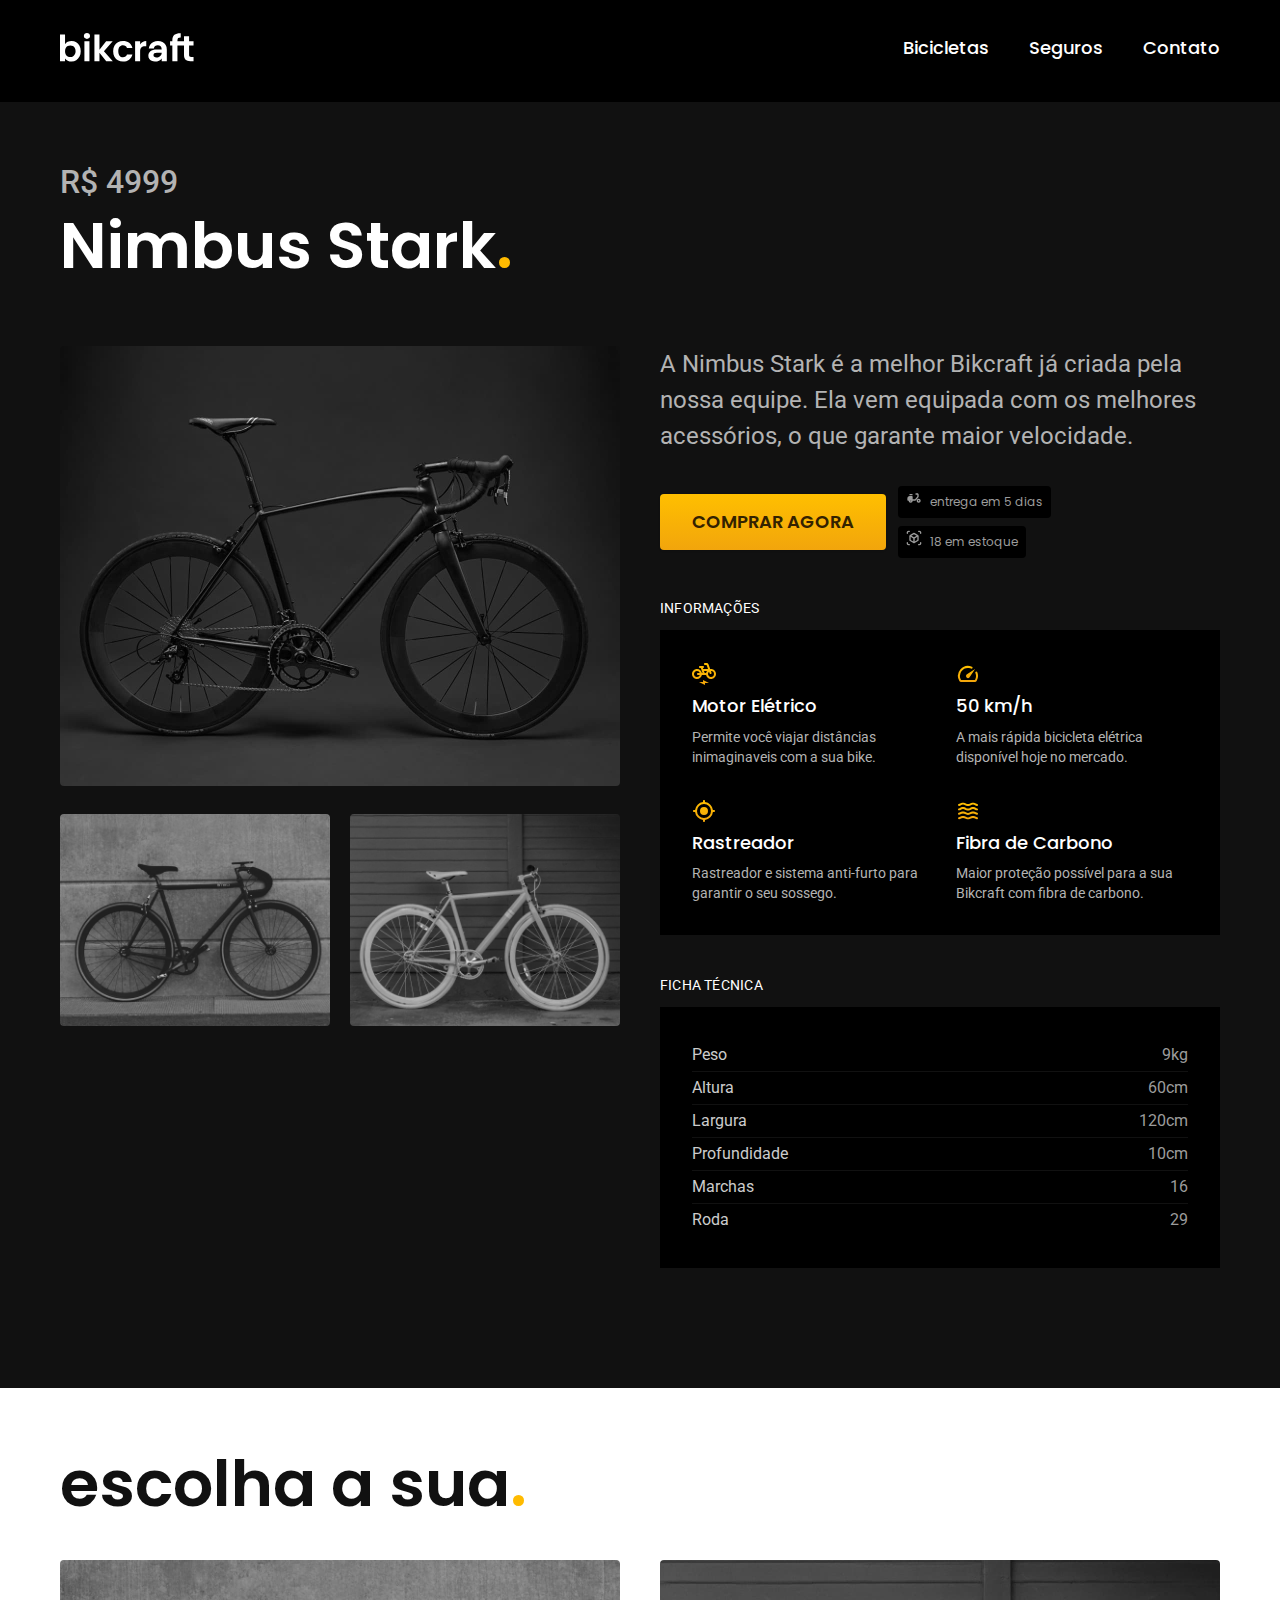
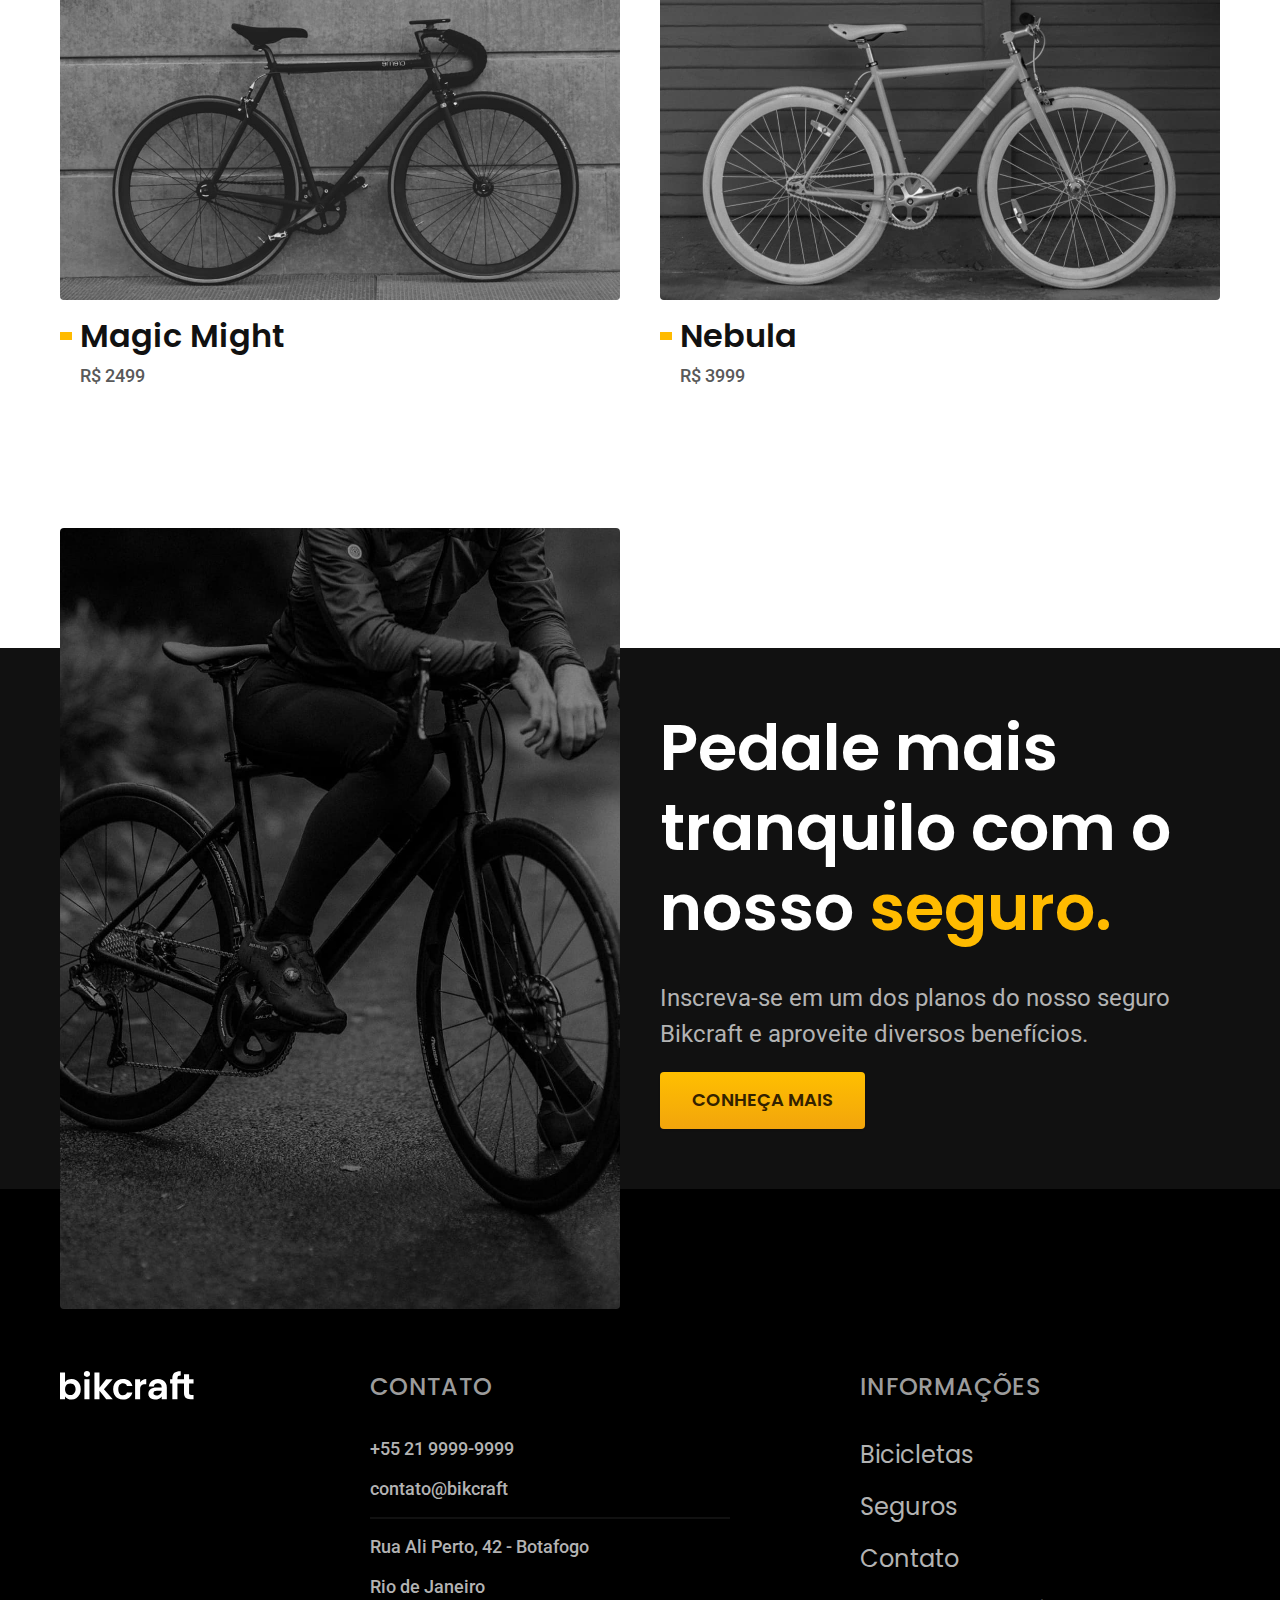
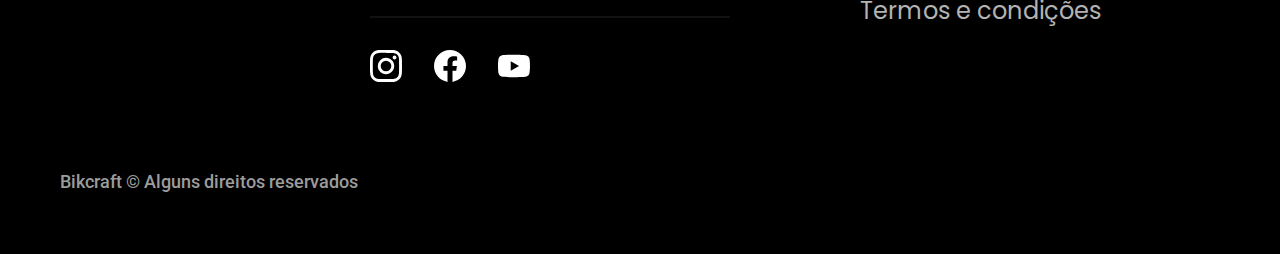
<file: bicicletas/nimbus.html>
<!DOCTYPE html>
<html lang="pt-br">
  <head>
    <meta charset="UTF-8" />
    <meta name="description" content="Termos e condições." />
    <meta name="viewport" content="width=device-width, initial-scale=1.0" />
    <title>Nimbus | Bikcraft</title>
    <link rel="icon" href="../favicon.svg" type="image/svg+xml" />
    <link rel="stylesheet" href="../css/style.min.css" />

    <link rel="preconnect" href="https://fonts.googleapis.com" />
    <link rel="preconnect" href="https://fonts.gstatic.com" crossorigin />
    <link
      href="https://fonts.googleapis.com/css2?family=Merriweather:ital,wght@1,900&family=Poppins:wght@400;600&family=Roboto:wght@400;500&display=swap"
      rel="stylesheet"
    />
  <script>
      document.documentElement.classList.add("js");
    </script>
  </head>

  <body id="bicicleta">
    <header class="header-bg">
      <div class="header container">
        <a href="../"><img src="../img/bikcraft.svg" alt="bikcraft" /></a>
        <nav aria-label="primaria">
          <ul class="header-menu font-1-m cor-0">
            <li><a href="../bicicletas.html">Bicicletas</a></li>
            <li><a href="../seguros.html">Seguros</a></li>
            <li><a href="../contato.html">Contato</a></li>
          </ul>
        </nav>
      </div>
    </header>

    <main class="titulo-bg">
      <div>
        <div class="titulo container">
          <p class="font-2-xl cor-5">R$ 4999</p>
          <h1 class="font-1-xxl cor-0">
            Nimbus Stark<span class="cor-p1">.</span>
          </h1>
        </div>
      </div>

      <div class="bicicleta container">
        <div class="bicicleta-imagens">
          <img src="../img/bicicleta/nimbus1.jpg" alt="bibicleta 1" />
          <img src="../img/bicicleta/nimbus2.jpg" alt="bibicleta 2" />
          <img src="../img/bicicleta/nimbus3.jpg" alt="bibicleta 3" />
        </div>

        <div class="bicicleta-conteudo">
          <p class="font-2-l cor-5">
            A Nimbus Stark é a melhor Bikcraft já criada pela nossa equipe. Ela
            vem equipada com os melhores acessórios, o que garante maior
            velocidade.
            <div class="bicicleta-comprar">
              <a class="botao" href="../orcamento.html?tipo=bikcraft&produto=nimbus">Comprar Agora</a>
              <span class="font-1-xs cor-6"><img src="../img/icones/entrega.svg" alt="">entrega em 5 dias</span>
              <span class="font-1-xs cor-6"><img src="../img/icones/estoque.svg" alt="">18 em estoque</span>
            </div>
          </p>
        
        <h2 class="font-2-xs cor-0">Informações</h2>

        <ul class="bicicleta-informacoes">
          <li>
            <img src="../img/icones/eletrica.svg" alt="">
            <h3 class="font-1-m cor-0">Motor Elétrico</h3>
            <p class="font-2-xs cor-5">Permite você viajar distâncias inimaginaveis com a sua bike.</p>
          </li>

          <li>
            <img src="../img/icones/velocidade.svg" alt="">
            <h3 class="font-1-m cor-0">50 km/h</h3>
            <p class="font-2-xs cor-5">A mais rápida bicicleta elétrica disponível hoje no mercado.</p>
          </li>

          <li>
            <img src="../img/icones/rastreador.svg" alt="">
            <h3 class="font-1-m cor-0">Rastreador</h3>
            <p class="font-2-xs cor-5">Rastreador e sistema anti-furto para garantir o seu sossego.</p>
          </li>

          <li>
            <img src="../img/icones/carbono.svg" alt="">
            <h3 class="font-1-m cor-0">Fibra de Carbono</h3>
            <p class="font-2-xs cor-5">Maior proteção possível para a sua Bikcraft com fibra de carbono.</p>
          </li>

        </ul>

        <h2 class="font-2-xs cor-0">Ficha Técnica</h2>

        <ul class="bicicleta-ficha font-2-s cor-4">

          <li>Peso <span>9kg</span></li>
          <li>Altura <span>60cm</span></li>
          <li>Largura <span>120cm</span></li>
          <li>Profundidade <span>10cm</span></li>
          <li>Marchas <span>16</span></li>
          <li>Roda <span>29</span></li>

        </ul>
      </div>
      </div>
    </main>

    <article class="bicicletas-lista container">
      <h2 class="container font-1xxl">
        escolha a sua<span class="cor-p1">.</span>
      </h2>

      <ul>
        <li>
          <a href="./magic.html">
            <img src="../img/bicicletas/magic.jpg" alt="bicicleta-preta" />
            <h3 class="font-1-xl">Magic Might</h3>
            <span class="font-2-m cor-8">R$ 2499</span>
          </a>
        </li>

        <li>
          <a href="./nebula.html">
            <img src="../img/bicicletas/nebula.jpg" alt="bicicleta-preta" />
            <h3 class="font-1-xl">Nebula</h3>
            <span class="font-2-m cor-8">R$ 3999</span>
          </a>
        </li>
      </ul>
    </article>


    <article class="seguro-bg">
      <div class="seguro container">
        <div class="seguro-imagem">
          <img src="../img/fotos/seguros.jpg" alt="Pessoa parada em cima de uma bicicleta">
        
        </div>
        <div class="seguro-conteudo">
          <h2 class="font-1-xxl cor-0">Pedale mais tranquilo com o nosso <span class="cor-p1">seguro.</span></h2>
        
        <p class="font-2-l cor-5">Inscreva-se em um dos planos do nosso seguro Bikcraft e aproveite diversos benefícios.</p>
        <a class="botao" href="../seguros.html">Conheça Mais</a>
      </div>
    </div>
      
    </article>


    <footer class="footer-bg">
      <div class="footer container">
        <img src="../img/bikcraft.svg" alt="bikcraft" />
        <div class="footer-contato">
          <h3 class="font-2-l-b cor-6">Contato</h3>
          <ul class="font-2-m cor-5">
            <li><a href="tel:+55219999999">+55 21 9999-9999</a></li>
            <li><a href="mailto:contato@bikcraft">contato@bikcraft</a></li>
            <li>Rua Ali Perto, 42 - Botafogo</li>
            <li>Rio de Janeiro</li>
          </ul>

          <div class="footer-redes">
            <a href="../">
              <img src="../img/redes/instagram.svg" alt="instagram" />
            </a>
            <a href="../">
              <img src="../img/redes/facebook.svg" alt="facebook" />
            </a>
            <a href="../">
              <img src="../img/redes/youtube.svg" alt="youtube" />
            </a>
          </div>
        </div>
        <div class="footer-informacoes">
          <h3 class="font-2-l-b cor-6">Informações</h3>
          <nav>
            <ul class="font-1-l cor-5">
              <li><a href="../bicicletas.html">Bicicletas</a></li>
              <li><a href="../seguros.html">Seguros</a></li>
              <li><a href="../contato.html">Contato</a></li>
              <li><a href="../termos.html">Termos e condições</a></li>
            </ul>
          </nav>
        </div>
        <p class="footer-copy font-2-m cor-6">
          Bikcraft © Alguns direitos reservados
        </p>
      </div>
    </footer>
  <script src="../js/script.js"></script>
  </body>
</html>
</file>
<file: css/style.min.css>
body {
  margin: 0;
  font-family: Arial, Helvetica, sans-serif;
  color: #111;
}
blockquote, dd, h1, h2, h3, h4, p, ul {
  margin: 0;
}
ul {
  padding: 0;
  list-style: none;
}
a {
  text-decoration: none;
  color: inherit;
}
img {
  max-width: 100%;
  height: auto;
  display: block;
}
[src$=".jpg"] {
  border-radius: 4px;
}
.font-1-xs {
  font: 400 0.75rem/1.35 Poppins, sans-serif;
}
.font-2-xs {
  font: 400 0.875rem/1.43 Roboto, sans-serif;
}
.font-1-s {
  font: 400 1rem/1.5 Poppins, sans-serif;
}
.font-2-s {
  font: 400 1rem/1.5 Roboto, sans-serif;
}
.font-1-m,
.font-1-m-b {
  font: 500 1.125rem/1.35 Poppins, sans-serif;
}
.font-1-m-b {
  font-weight: 600;
}
.font-2-m {
  font: 500 1.125rem/1.35 Roboto, sans-serif;
}
.font-2-l,
.font-2-l-b {
  font: 400 1.5rem/1.5 Poppins, sans-serif;
}
.font-2-l-b {
  font-weight: 500;
  letter-spacing: 0.015em;
  text-transform: uppercase;
}
.font-1-xl {
  font: 600 2rem/1.25 Poppins, sans-serif;
}
.font-2-xl {
  font: 500 2rem/1.25 Roboto, sans-serif;
}
.font-1-xxl {
  font: 600 4rem/1.25 Poppins, sans-serif;
}
.font-1-l {
  font: 400 1.5rem/1.5 Poppins, sans-serif;
}
.font-2-l {
  font: 400 1.5rem/1.5 Roboto, sans-serif;
}
.font-1xxl {
  font: 600 4rem/1.125 Poppins, sans-serif;
}
@media (max-width: 1200px) {
  .font-1-xxl {
    font-size: 3rem;
  }
  .font-2-l,
  .font-2-l-b {
    font-size: 1.125rem;
  }
}
@media (max-width: 800px) {
  .font-1-xxl {
    font-size: 2rem;
  }
  .font-1-xl,
  .font-2-xl {
    font-size: 1.125rem;
  }
}
:root {
  --cor-0: #ffffff;
  --cor-1: #f7f7f7;
  --cor-2: #ededed;
  --cor-3: #dedede;
  --cor-4: #cccccc;
  --cor-5: #b3b3b3;
  --cor-6: #9c9c9c;
  --cor-7: #707070;
  --cor-8: #595959;
  --cor-9: #404040;
  --cor-10: #2e2e2e;
  --cor-11: #111111;
  --cor-12: #000000;
  --cor-p1: #ffbb00;
  --cor-p2: #e5a40c;
  --cor-p3: #a66f00;
  --cor-p4: #664400;
  --cor-p5: #332200;
}
.cor-0 {
  color: var(--cor-0);
}
.cor-1 {
  color: var(--cor-1);
}
.cor-2 {
  color: var(--cor-2);
}
.cor-3 {
  color: var(--cor-3);
}
.cor-4 {
  color: var(--cor-4);
}
.cor-5 {
  color: var(--cor-5);
}
.cor-6 {
  color: var(--cor-6);
}
.cor-7 {
  color: var(--cor-7);
}
.cor-8 {
  color: var(--cor-8);
}
.cor-9 {
  color: var(--cor-9);
}
.cor-10 {
  color: var(--cor-10);
}
.cor-11 {
  color: var(--cor-11);
}
.cor-12 {
  color: var(--cor-12);
}
.cor-p1 {
  color: var(--cor-p1);
}
.cor-p2 {
  color: var(--cor-p2);
}
.cor-p3 {
  color: var(--cor-p3);
}
.cor-p4 {
  color: var(--cor-p4);
}
.cor-p5 {
  color: var(--cor-p5);
}
.js .fadeInDown {
  transform: translate3d(0, -20px, 0);
}
.js .fadeInUp {
  transform: translate3d(0, 20px, 0);
}
.js .fadeInRight {
  transform: translate3d(20px, 0, 0);
}
.js .fadeInLeft {
  transform: translate3d(-20px, 0, 0);
}
.js [data-anime] {
  opacity: 0;
}
.js .anime {
  opacity: 1;
  transform: none;
  transition: transform 0.8s, opacity 0.8s;
}
.header-bg {
  background-color: var(--cor-12);
}
.header {
  display: flex;
  flex-wrap: wrap;
  gap: 20px;
  justify-content: space-between;
  align-items: center;
  padding-top: 20px;
  padding-bottom: 20px;
}
.header-menu {
  display: flex;
  flex-wrap: wrap;
  gap: 40px;
}
.header-menu a {
  display: inline-block;
  padding: 16px 0;
  position: relative;
}
.header-menu a:after {
  content: "";
  display: block;
  height: 2px;
  width: 0%;
  background-color: var(--cor-0);
  margin-top: 4px;
  transition: 0.3s;
}
.header-menu a.ativo::after,
.header-menu a:hover:after {
  width: 100%;
}
@media (max-width: 800px) {
  .header-menu {
    gap: 20px;
  }
  .header-menu a {
    background-color: var(--cor-11);
    padding: 12px 16px;
    border-radius: 4px;
  }
  .header-menu a:hover {
    background-color: var(--cor-10);
  }
  .header a:after {
    display: none;
  }
}
@media (max-width: 600px) {
  .header-menu {
    gap: 12px;
  }
  .header-menu a {
    padding: 8px 12px;
    font-size: 14px;
  }
}
.footer-bg {
  background-color: var(--cor-12);
}
.footer {
  display: grid;
  grid-template-columns: 3fr 5fr 4fr;
  gap: 40px;
  padding-top: 60px;
  padding-bottom: 60px;
}
.footer h3 {
  margin-bottom: 32px;
}
.footer-contato ul {
  margin-bottom: 32px;
}
.footer-contato li:nth-child(2n):after {
  content: "";
  display: block;
  max-width: 360px;
  height: 2px;
  background: var(--cor-11);
  margin-top: 16px;
}
.footer li {
  margin-bottom: 16px;
}
.footer-redes {
  display: flex;
  gap: 32px;
}
.footer a:hover {
  color: var(--cor-0);
}
.footer-copy {
  grid-column: 1/-1;
  margin-top: 40px;
}
@media (max-width: 800px) {
  .footer > img {
    display: none;
  }
  .footer {
    grid-template-columns: 1fr 1fr;
  }
}
@media (max-width: 600px) {
  .footer {
    grid-template-columns: 1fr;
    gap: 60px;
  }
  .footer-copy {
    margin-top: 0;
  }
}
.container {
  max-width: 1200px;
  box-sizing: border-box;
  padding-left: 20px;
  padding-right: 20px;
  margin-left: auto;
  margin-right: auto;
}
.botao {
  padding: 16px 32px;
  display: inline-block;
  background: linear-gradient(#ffbf00, #f2a50c 100%);
  border-radius: 4px;
  box-shadow: 0 1px 2px rgba(0, 0, 0, 0.1);
  text-transform: uppercase;
  color: var(--cor-p5);
  font: 600 1.125rem/1.35 Poppins, sans-serif;
  max-width: max-content;
  border: none;
  cursor: pointer;
}
.botao:hover {
  background: linear-gradient(#ffb60d, #e59317 100%);
}
.botao.secundario {
  background: var(--cor-10);
  color: var(--cor-2);
}
.botao.secundario:hover {
  background: var(--cor-9);
}
.botao.seta {
  display: flex;
  align-items: center;
}
.botao.seta::after {
  content: "";
  display: inline-block;
  width: 18px;
  height: 10px;
  margin-left: 12px;
  background: url("../img/icones/seta.svg");
  transition: transform 0.2s;
}
.botao.seta:hover::after {
  transform: translateX(4px);
}
@media (max-width: 600px) {
  .botao {
    padding: 12px 16px;
    font-size: 1rem;
  }
}
.link {
  display: inline-block;
  color: var(--cor-p1);
  font: 500 1.5rem/1.5 Poppins, sans-serif;
  text-transform: uppercase;
}
.link::after {
  content: "";
  display: block;
  width: 100%;
  height: 4px;
  background-color: currentColor;
}
.link:hover {
  color: var(--cor-0);
}
.titulo-bg {
  background-color: var(--cor-11);
  padding-top: 60px;
  padding-bottom: 60px;
}
.titulo p {
  margin-bottom: 4px;
}
@media (max-width: 800px) {
  .titulo-bg {
    padding-top: 40px;
    padding-bottom: 40px;
  }
  .titulo p {
    font-size: 1rem;
    text-transform: lowercase;
    font-weight: 400;
  }
}
.form {
  display: grid;
  grid-template-columns: 1fr 1fr;
  gap: 20px;
}
.form label {
  display: block;
  font: 600 1rem/1.5 Poppins, sans-serif;
  margin-bottom: 4px;
}
.form .col-2 {
  grid-column: span 2;
}
.form input[type="email"],
.form input[type="text"],
.form textarea {
  font: 400 1rem/1.5 Roboto, sans-serif;
  background: var(--cor-1);
  border: 1px solid var(--cor-2);
  padding: 12px;
  border-radius: 4px;
  width: 100%;
  box-sizing: border-box;
}
.form input[type="email"]:focus,
.form input[type="text"]:focus,
.form textarea:focus {
  outline: 0;
  border-color: var(--cor-p1);
  background: var(--cor-0);
  box-shadow: 0 0 0 2px #fea;
}
@media (max-widht: 600px) {
  .form {
    grid-template-columns: 1fr;
  }
  .form .col-2 {
    grid-column: 1;
  }
}
.introducao-bg {
  background-color: var(--cor-12);
  box-shadow: inset 0 -120px var(--cor-0);
}
.introducao {
  display: grid;
  grid-template-columns: 1fr 1fr;
  gap: 0 40px;
}
.introducao-conteudo {
  align-self: end;
  padding-bottom: 200px;
}
.introducao img {
  width: 100%;
  height: 100%;
  object-fit: cover;
  margin-bottom: -120px;
  border-radius: 4px;
}
.introducao h1 {
  margin-bottom: 32px;
}
.introducao p {
  margin-bottom: 20px;
}
@media (max-width: 800px) {
  .introducao-bg {
    background-color: var(--cor-11);
    padding-top: 40px;
    box-shadow: inset 0 -60px #fff;
  }
  .introducao {
    grid-template-columns: 1fr;
    gap: 32px;
  }
  .introducao-conteudo {
    padding-bottom: 0;
  }
  .introducao h1 {
    margin-bottom: 16px;
  }
  .introducao img {
    height: 300px;
    width: 100%;
  }
}
.tecnologia-bg {
  background-color: var(--cor-11);
  box-shadow: inset 0 80px var(--cor-0), inset 0 -80px var(--cor-0);
}
.tecnologia {
  display: grid;
  grid-template-columns: 1fr 1fr;
  gap: 40px;
}
.tecnologia-imagem img {
  width: 100%;
  height: 100%;
  object-fit: cover;
  object-position: left;
}
.tecnologia-conteudo {
  padding-top: 160px;
  padding-bottom: 160px;
}
.tecnologia-conteudo > span {
  margin-bottom: 20px;
  display: block;
}
.tecnologia-conteudo h2 {
  margin-bottom: 32px;
}
.tecnologia-conteudo > p {
  margin-bottom: 20px;
}
.tecnologia a {
  margin-bottom: 80px;
}
.tecnologia-vantagens {
  display: flex;
  gap: 40px;
}
.tecnologia-vantagens h3 {
  margin-bottom: 8px;
  width: max-content;
}
.tecnologia-vantagens img {
  width: 24px;
  margin-bottom: 8px;
}
@media (max-width: 800px) {
  .tecnologia-bg {
    box-shadow: initial;
  }
  .tecnologia {
    grid-template-columns: 1fr;
  }
  .tecnologia-conteudo {
    padding-top: 60px;
    padding-bottom: 60px;
  }
  .tecnologia-imagem {
    display: none;
  }
  .tecnologia a {
    margin-bottom: 60px;
  }
}
@media (max-width: 600px) {
  .tecnologia-vantagens {
    flex-direction: column;
  }
}
.parceiros {
  padding-top: 60px;
  padding-bottom: 120px;
}
.parceiros h2 {
  margin-bottom: 60px;
}
.parceiros ul {
  padding: 0 20px;
  max-width: 1400px;
  display: grid;
  grid-template-columns: repeat(4, 1fr);
  margin: 0 auto;
}
.parceiros li {
  display: flex;
  padding: 32px;
  border-left: 2px solid var(--cor-2);
}
.parceiros img {
  margin: auto;
}
.parceiros li:nth-child(n + 5) {
  border-top: 2px solid var(--cor-2);
}
.parceiros li:first-child,
.parceiros li:nth-child(5) {
  border-left: none;
}
@media (max-width: 800px) {
  .parceiros {
    padding-bottom: 60px;
  }
  .parceiros li {
    display: flex;
    padding: 20px;
  }
  .parceiros h2 {
    margin-bottom: 20px;
  }
  .parceiros ul {
    grid-template-columns: repeat(2, 1fr);
  }
  .parceiros li:nth-child(n + 3) {
    border-top: 2px solid var(--cor-2);
  }
  .parceiros li:nth-child(odd) {
    border-left: none;
  }
}
.depoimento {
  display: grid;
  grid-template-columns: 1fr 1fr;
  background-color: var(--cor-p1);
  overflow: hidden;
}
.depoimento img {
  width: 100%;
  height: 100%;
  object-fit: cover;
  border-radius: 0;
}
.depoimento-conteudo {
  padding: 40px 40px 80px 80px;
  align-self: end;
}
.depoimento-conteudo p {
  max-width: 32ch;
  font-family: Merriweather, serif;
  font-style: italic;
  font-weight: 900;
  margin-bottom: 32px;
  position: relative;
}
.depoimento p::after,
.depoimento p::before {
  font-size: 5rem;
  color: var(--cor-p2);
  position: absolute;
}
.depoimento p::before {
  content: "“";
  left: -50px;
  top: -20px;
}
.depoimento p::after {
  content: "”";
}
@media (max-width: 800px) {
  .depoimento {
    grid-template-columns: 1fr;
    text-align: center;
  }
  .depoimento img {
    max-height: 200px;
  }
  .depoimento-conteudo {
    padding: 40px 20px;
    justify-self: center;
  }
}
.bicicletas-lista {
  padding-top: 60px;
  padding-bottom: 120px;
}
.bicicletas-lista h2 {
  margin-bottom: 40px;
}
.bicicletas-lista li {
  min-width: 280px;
  flex: 1;
}
.bicicletas-lista ul {
  display: flex;
  gap: 40px;
  padding: 0 20px 20px 20px;
  max-width: 1400px;
  margin-left: auto;
  margin-right: auto;
  overflow-x: auto;
}
#bicicleta .bicicletas-lista ul {
  padding: 0 0 20px 0;
}
#bicicleta .bicicletas-lista h2 {
  padding: 0;
}
.bicicletas-lista a {
  display: block;
}
.bicicletas-lista img {
  margin-bottom: 16px;
}
.bicicletas-lista h3 {
  margin-bottom: 8px;
  display: flex;
  align-items: center;
}
.bicicletas-lista h3:before {
  content: "";
  display: inline-block;
  background-color: var(--cor-p1);
  height: 8px;
  width: 12px;
  margin-right: 8px;
  transition: width 0.2s;
}
.bicicletas-lista a:hover h3::before {
  width: 24px;
}
.bicicletas-lista li span {
  padding-left: 20px;
}
@media (max-width: 800px) {
  .bicicletas-lista {
    padding-bottom: 60px;
  }
  .bicicletas-lista ul {
    gap: 20px;
  }
  .bicicletas-lista h2 {
    padding-top: 80px;
  }
}
.bicicletas-bg {
  background-image: linear-gradient(
    to right,
    var(--cor-0) 30%,
    var(--cor-11) 0
  );
}
.bicicletas {
  display: grid;
  grid-template-columns: 1fr 1fr;
  gap: 40px;
  padding-top: 60px;
  padding-bottom: 60px;
}
.bicicletas-imagem {
  display: grid;
}
.bicicletas-imagem img {
  grid-area: 1/1;
}
.bicicletas-imagem span {
  place-self: start end;
  grid-area: 1/1;
  margin-top: 20px;
  border-radius: 4px 0 0 4px;
  background-color: var(--cor-12);
  display: inline-block;
  padding: 8px 16px 8px 8px;
}
.bicicletas-conteudo {
  display: grid;
  grid-template-columns: 1fr auto;
  align-content: start;
}
.bicicletas-conteudo h2,
p {
  grid-column: 1/-1;
}
.bicicletas h2 {
  margin-bottom: 20px;
}
.bicicletas h2::before {
  content: "";
  display: block;
  width: 12px;
  height: 8px;
  background-color: var(--cor-p1);
  margin-bottom: 8px;
}
.bicicletas p {
  margin-bottom: 32px;
}
.bicicletas a {
  place-self: end;
}
.bicicletas li {
  display: flex;
  align-items: center;
}
.bicicletas ul {
  display: grid;
  gap: 16px;
}
.bicicletas-conteudo img {
  width: 24px;
  margin-right: 8px;
}
@media (max-width: 800px) {
  .bicicletas {
    grid-template-columns: 1fr;
    gap: 20px;
    padding-top: 40px;
    padding-bottom: 40px;
  }
  .bicicletas-bg {
    background: var(--cor-11) 0;
  }
}
@media (max-width: 600px) {
  .bicicletas-conteudo {
    grid-template-columns: 1fr;
  }
  .bicicletas a {
    place-self: start;
  }
  .bicicletas ul {
    font-size: 1rem;
    grid-template-columns: 1fr 1fr;
    margin-bottom: 32px;
  }
}
.bicicleta {
  display: grid;
  grid-template-columns: 1fr 1fr;
  align-items: start;
  gap: 40px;
  padding-top: 60px;
  padding-bottom: 60px;
}
#bicicleta .titulo p {
  text-transform: uppercase;
}
.bicicleta-imagens {
  display: flex;
  flex-wrap: wrap;
  gap: 20px;
}
.bicicleta-imagens img {
  flex: 1;
  min-width: 200px;
}
.bicicleta-imagens img:first-child {
  min-width: 100%;
}
.bicicleta-conteudo > p {
  margin-bottom: 32px;
}
.bicicleta-comprar {
  display: grid;
  grid-template-columns: max-content auto;
  align-items: center;
  justify-items: start;
  margin-bottom: 40px;
  gap: 8px 12px;
}
.bicicleta-comprar a {
  grid-row: span 2;
}
.bicicleta-comprar span {
  display: flex;
  align-items: center;
  background-color: var(--cor-12);
  gap: 8px;
  padding: 4px 8px;
  border-radius: 4px;
}
.bicicleta-conteudo h2 {
  text-transform: uppercase;
  letter-spacing: 0.015em;
  margin-bottom: 12px;
}
.bicicleta-ficha,
.bicicleta-informacoes {
  padding: 32px;
  background-color: var(--cor-12);
}
.bicicleta-informacoes {
  margin-bottom: 40px;
  display: grid;
  grid-template-columns: 1fr 1fr;
  gap: 32px;
}
.bicicleta-informacoes img {
  width: 24px;
  margin-bottom: 8px;
}
.bicicleta-informacoes h3 {
  margin-bottom: 8px;
}
.bicicleta-ficha li {
  padding: 4px 0;
  display: flex;
  justify-content: space-between;
  border-bottom: 1px solid var(--cor-11);
}
.bicicleta-ficha li:last-child {
  border-bottom: none;
}
.bicicleta-ficha span {
  color: var(--cor-6);
}
@media (max-width: 800px) {
  .bicicleta {
    grid-template-columns: 1fr;
    padding-top: 40px;
    padding-bottom: 40px;
  }
  .bicicleta-imagens {
    grid-row: 2;
  }
}
@media (max-width: 400px) {
  .bicicleta-informacoes {
    grid-template-columns: 1fr;
  }
  .bicicleta-comprar {
    grid-template-columns: 1fr;
  }
}
.seguro-bg {
  background-color: var(--cor-11);
  box-shadow: inset 0 120px var(--cor-0), inset 0 -120px var(--cor-12);
}
.seguro {
  display: grid;
  grid-template-columns: 1fr 1fr;
  gap: 40px;
}
.seguro-imagem img {
  width: 100%;
  height: 100%;
  object-fit: cover;
}
.seguro-conteudo {
  padding-top: 180px;
  padding-bottom: 180px;
}
.seguro h2 {
  margin-bottom: 32px;
}
.seguro p {
  margin-bottom: 20px;
}
@media (max-width: 800px) {
  .seguro {
    grid-template-columns: 1fr;
  }
  .seguro-conteudo {
    grid-row: 1;
    padding-top: 40px;
    padding-bottom: 0;
  }
  .seguro-imagem {
    height: 200px;
  }
  .seguro-bg {
    box-shadow: inset 0 -60px var(--cor-12);
  }
}
.seguros-bg {
  background-color: var(--cor-11);
}
.seguros {
  padding-top: 60px;
  padding-bottom: 60px;
  display: grid;
  grid-template-columns: 1fr 1fr;
  gap: 40px;
  align-items: center;
}
#seguros .seguros {
  padding-top: 0;
}
.seguros h2 {
  grid-column: 1/-1;
}
.seguros-item {
  background-color: var(--cor-12);
  padding: 32px 32px 32px 60px;
  display: grid;
  grid-template-columns: 1fr auto;
  border-radius: 4px;
}
.seguros-item h3 {
  margin-bottom: 40px;
}
.seguros-item span {
  grid-column: 2;
  display: block;
  text-align: right;
}
.seguros-item ul {
  grid-column: 1/-1;
  margin-bottom: 32px;
}
.seguros-item li {
  display: flex;
  align-items: center;
  position: relative;
}
.seguros-item li + li {
  margin-top: 20px;
}
.seguros-item li::before {
  content: "";
  display: inline-block;
  width: 13px;
  height: 9px;
  background: url("../img/icones/lista.svg");
  position: absolute;
  left: -21px;
}
.seguros-item a {
  grid-column: 1/-1;
}
@media (max-width: 800px) {
  .seguros {
    grid-template-columns: 1fr;
  }
}
.vantagens-bg {
  background-color: var(--cor-12);
}
.vantagens {
  padding-top: 120px;
  padding-bottom: 120px;
}
.vantagens h2 {
  margin-bottom: 60px;
}
.vantagens ul {
  display: grid;
  grid-template-columns: repeat(auto-fit, minmax(280px, max-content));
  gap: 40px 80px;
}
.vantagens h3,
img {
  margin-bottom: 8px;
}
@media (max-width: 800px) {
  .vantagens {
    padding-top: 60px;
    padding-bottom: 60px;
  }
  .vantagens h2 {
    margin-bottom: 40px;
  }
  .vantagens ul {
    gap: 20px;
  }
}
.perguntas {
  padding-bottom: 120px;
  padding-top: 120px;
}
.perguntas h2 {
  margin-bottom: 60px;
}
.perguntas dl > div {
  padding: 20px;
  border-radius: 4px;
}
.perguntas dl > div:nth-child(odd) {
  background-color: var(--cor-1);
}
.perguntas button {
  display: grid;
  grid-template-columns: auto 1fr auto;
  align-items: center;
  gap: 8px;
  cursor: pointer;
  border: none;
  background: 0 0;
  width: 100%;
  text-align: left;
}
.perguntas button:before {
  content: "";
  display: inline-block;
  width: 12px;
  height: 8px;
  background-color: var(--cor-p1);
}
.perguntas button:after {
  content: "";
  display: inline-block;
  width: 14px;
  height: 6px;
  background: url("../img/icones/seta-abrir.svg");
  transition: 0.3s;
}
.perguntas button:hover::after,
.perguntas button[aria-expanded="true"]::after {
  transform: rotate(180deg);
}
.js .perguntas dd {
  display: none;
}
.js .perguntas dd.ativa {
  display: block;
}
.perguntas dd {
  padding-left: 20px;
  padding-top: 16px;
  max-width: 80ch;
}
@media (max-width: 800px) {
  .perguntas {
    padding-top: 60px;
    padding-bottom: 60px;
  }
  .perguntas h3 {
    margin-bottom: 40px;
  }
}
#contato {
  background: linear-gradient(var(--cor-11) 700px, var(--cor-1) 0);
}
.contato {
  display: grid;
  grid-template-columns: 5fr 7fr;
}
.contato-dados,
.contato-formulario {
  padding: 60px;
  box-shadow: 0 1px 2px rgba(0, 0, 0, 0.1);
}
.contato-dados {
  background: var(--cor-12);
  border-radius: 5px 0 0 5px;
}
.contato-formulario {
  background: var(--cor-0);
  border-radius: 0 5px 5px 0;
}
.contato-dados h2 {
  margin-bottom: 60px;
}
.contato-endereco {
  margin-bottom: 32px;
  padding-left: 28px;
  background: url("../img/icones/local.svg") no-repeat 0 2px;
}
.contato-endereco p {
  margin-bottom: 8px;
}
.contato-meios a {
  display: block;
  max-width: max-content;
  margin-bottom: 8px;
  padding-left: 28px;
}
.contato-meios a:hover {
  color: var(--cor-0);
}
.contato-meios a:first-child {
  background: url("../img/icones/email.svg") no-repeat 0 2px;
}
.contato-meios a:nth-child(2) {
  margin-bottom: 32px;
}
.contato-meios a:nth-child(3) {
  background: url("../img/icones/telefone.svg") no-repeat 0 2px;
  margin-bottom: 32px;
}
.contato-redes {
  display: flex;
  gap: 32px;
  padding-left: 28px;
}
@media (max-width: 800px) {
  .contato {
    grid-template-columns: 1fr;
  }
  .contato-dados,
  .contato-formulario {
    padding: 20px;
  }
  .contato-dados {
    border-radius: 5px 5px 0 0;
  }
  .contato-dados h2,
  .contato-meios a:nth-child(3) {
    margin-bottom: 32px;
  }
  .contato-formulario {
    border-radius: 5px 5px 0 0;
  }
  .contato-redes {
    margin-bottom: 12px;
  }
}
.lojas {
  display: grid;
  grid-template-columns: 1fr 1fr;
  gap: 0 40px;
  padding-top: 120px;
  padding-bottom: 120px;
}
.lojas h2 {
  grid-column: 1/-1;
  margin-bottom: 60px;
}
.lojas img {
  border-radius: 4px 4px 0 0;
}
.lojas-item {
  border-radius: 4px;
  background: var(--cor-0);
  box-shadow: 0 1px 2px rgba(0, 0, 0, 0.1);
}
.lojas-conteudo {
  display: grid;
  grid-template-columns: 1fr 1fr;
  gap: 32px 16px;
  padding: 32px;
}
.lojas-conteudo h3,
.lojas-tempo {
  grid-column: 1/-1;
}
.lojas-dados {
  display: grid;
  gap: 8px;
  border-left: 2px solid var(--cor-2);
  padding-left: 12px;
}
.lojas-tempo {
  display: flex;
  align-items: center;
  gap: 8px;
}
@media (max-width: 800px) {
  .lojas {
    gap: 20px;
    padding-top: 60px;
    padding-bottom: 60px;
  }
  .lojas h2 {
    margin-bottom: 32px;
  }
  .lojas-conteudo {
    grid-template-columns: 1fr;
  }
}
@media (max-width: 600px) {
  .lojas {
    grid-template-columns: 1fr;
  }
}
#orcamento {
  background: linear-gradient(var(--cor-11) 700px, var(--cor-1) 0);
}
.orcamento {
  display: grid;
  grid-template-columns: 5fr 7fr;
  padding-bottom: 120px;
}
.orcamento h2 {
  text-transform: uppercase;
  position: relative;
  display: flex;
  align-items: center;
}
.orcamento h2::before {
  content: "";
  display: inline-block;
  width: 4px;
  height: 8px;
  background-color: var(--cor-p1);
  position: absolute;
  left: -12px;
}
.orcamento-dados,
.orcamento-produto {
  padding: 60px;
  box-shadow: 0 1px 2px rgba(0, 0, 0, 0.1);
}
.orcamento-produto {
  border-radius: 5px 0 0 5px;
  background-color: var(--cor-12);
  display: grid;
  grid-template-columns: 1fr 1fr;
  gap: 20px;
  align-content: start;
}
.orcamento-produto * {
  grid-column: 1/-1;
}
.orcamento-produto > label {
  grid-column: initial;
}
.orcamento-produto label {
  font: 400 1rem/1.5 Poppins, sans-serif;
  color: var(--cor-4);
  background-color: var(--cor-10);
  padding: 12px 16px;
  border-radius: 4px;
  cursor: pointer;
  display: grid;
  grid-template-columns: auto 1fr auto;
  align-items: center;
  border-color: var(--cor-10);
}
.orcamento-produto label span {
  display: none;
}
.orcamento-produto input:checked + label span {
  display: inline-block;
}
.orcamento-produto label::before {
  content: "";
  display: inline-block;
  width: 12px;
  height: 12px;
  box-sizing: border-box;
  border: 1px solid var(--cor-6);
  border-radius: 50%;
  margin-right: 8px;
}
.orcamento-produto input:checked + label::before {
  border-color: var(--cor-7);
  box-shadow: inset 0 0 0 3px var(--cor-0), inset 0 0 0 6px var(--cor-7);
}
.orcamento-produto label:hover {
  background-color: var(--cor-9);
  border-color: var(--cor-9);
}
.orcamento-produto input:focus + label {
  box-shadow: 0 0 0 2px var(--cor-p1);
}
.orcamento-produto label:focus {
  background-color: var(--cor-9);
  box-shadow: 0 0 0 2px var(--cor-p1);
}
.orcamento-produto input {
  opacity: 0;
  position: absolute;
  pointer-events: none;
}
.orcamento-produto input:checked + label {
  background-color: var(--cor-0);
  color: var(--cor-11);
}
.orcamento-dados {
  border-radius: 0 5px 5px 0;
  background-color: var(--cor-0);
}
.orcamento-conteudo {
  display: none;
}
.orcamento-conteudo h2,
.orcamento-dados h2:nth-of-type(n + 2) {
  margin-top: 20px;
}
#bikcraft:checked ~ #orcamento-bikcraft,
#seguro:checked ~ #orcamento-seguro {
  display: grid;
  gap: 20px;
}
.orcamento-detalhes {
  display: none;
  background: var(--cor-0);
  padding: 20px;
  grid-template-columns: 1fr 1fr;
  border-radius: 4px;
  align-items: center;
}
.orcamento-detalhes li {
  display: flex;
  align-items: center;
  margin-bottom: 8px;
}
.orcamento-detalhes li img {
  width: 16px;
  margin-right: 8px;
}
.orcamento-produto input:checked + label + .orcamento-detalhes {
  display: grid;
}
@media (max-width: 1200px) {
  .orcamento-dados,
  .orcamento-produto {
    padding: 32px;
  }
}
@media (max-width: 800px) {
  .orcamento {
    grid-template-columns: 1fr;
  }
  .orcamento-dados {
    border-radius: 0 0 5px 5px;
  }
  .orcamento-produtos {
    border-radius: 5px 5px 0 0;
  }
}
@media (max-width: 800px) {
  .orcamento-produto {
    grid-template-columns: 1fr;
  }
}
.termos {
  padding-top: 80px;
  padding-bottom: 80px;
}
.termos h2 {
  font-weight: 600;
  margin-bottom: 20px;
}
.termos p > h2 {
  margin-top: 40px;
}
.termos p {
  margin-bottom: 24px;
  max-width: 75ch;
}
</file>
